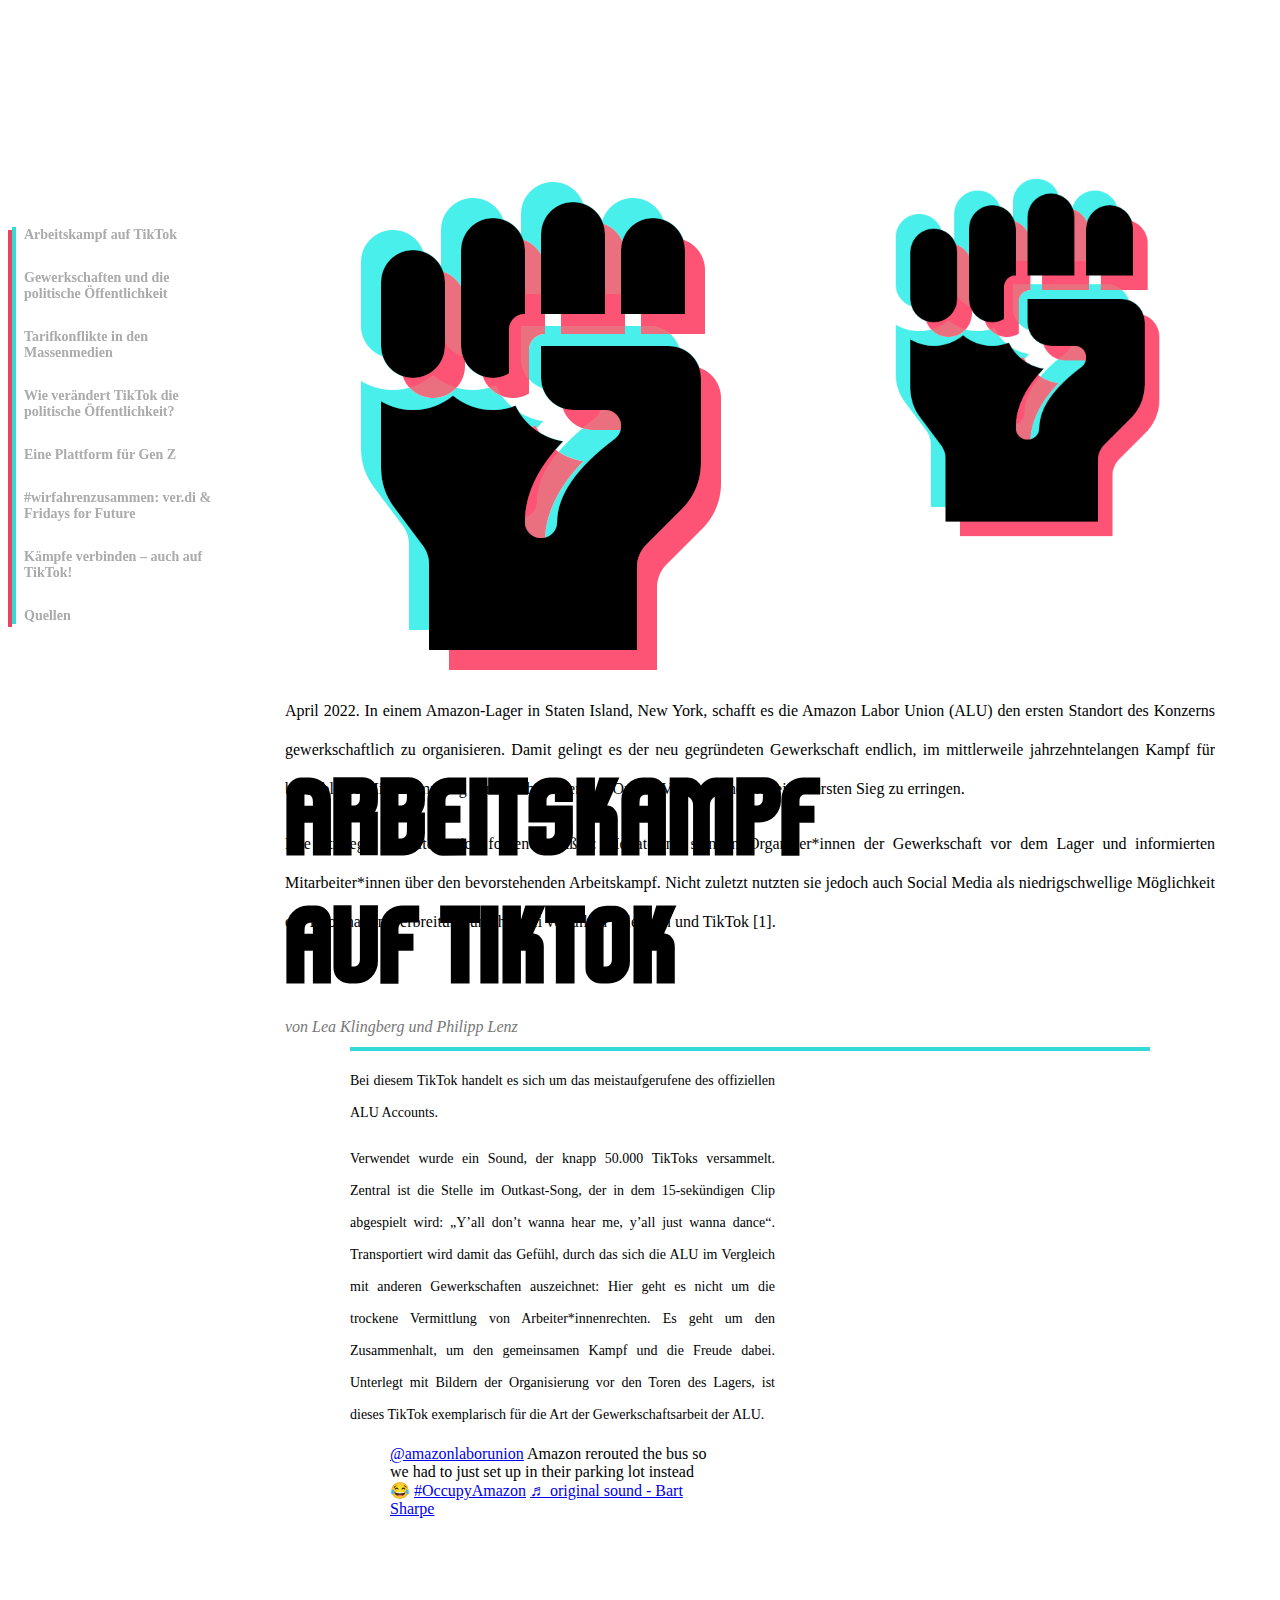
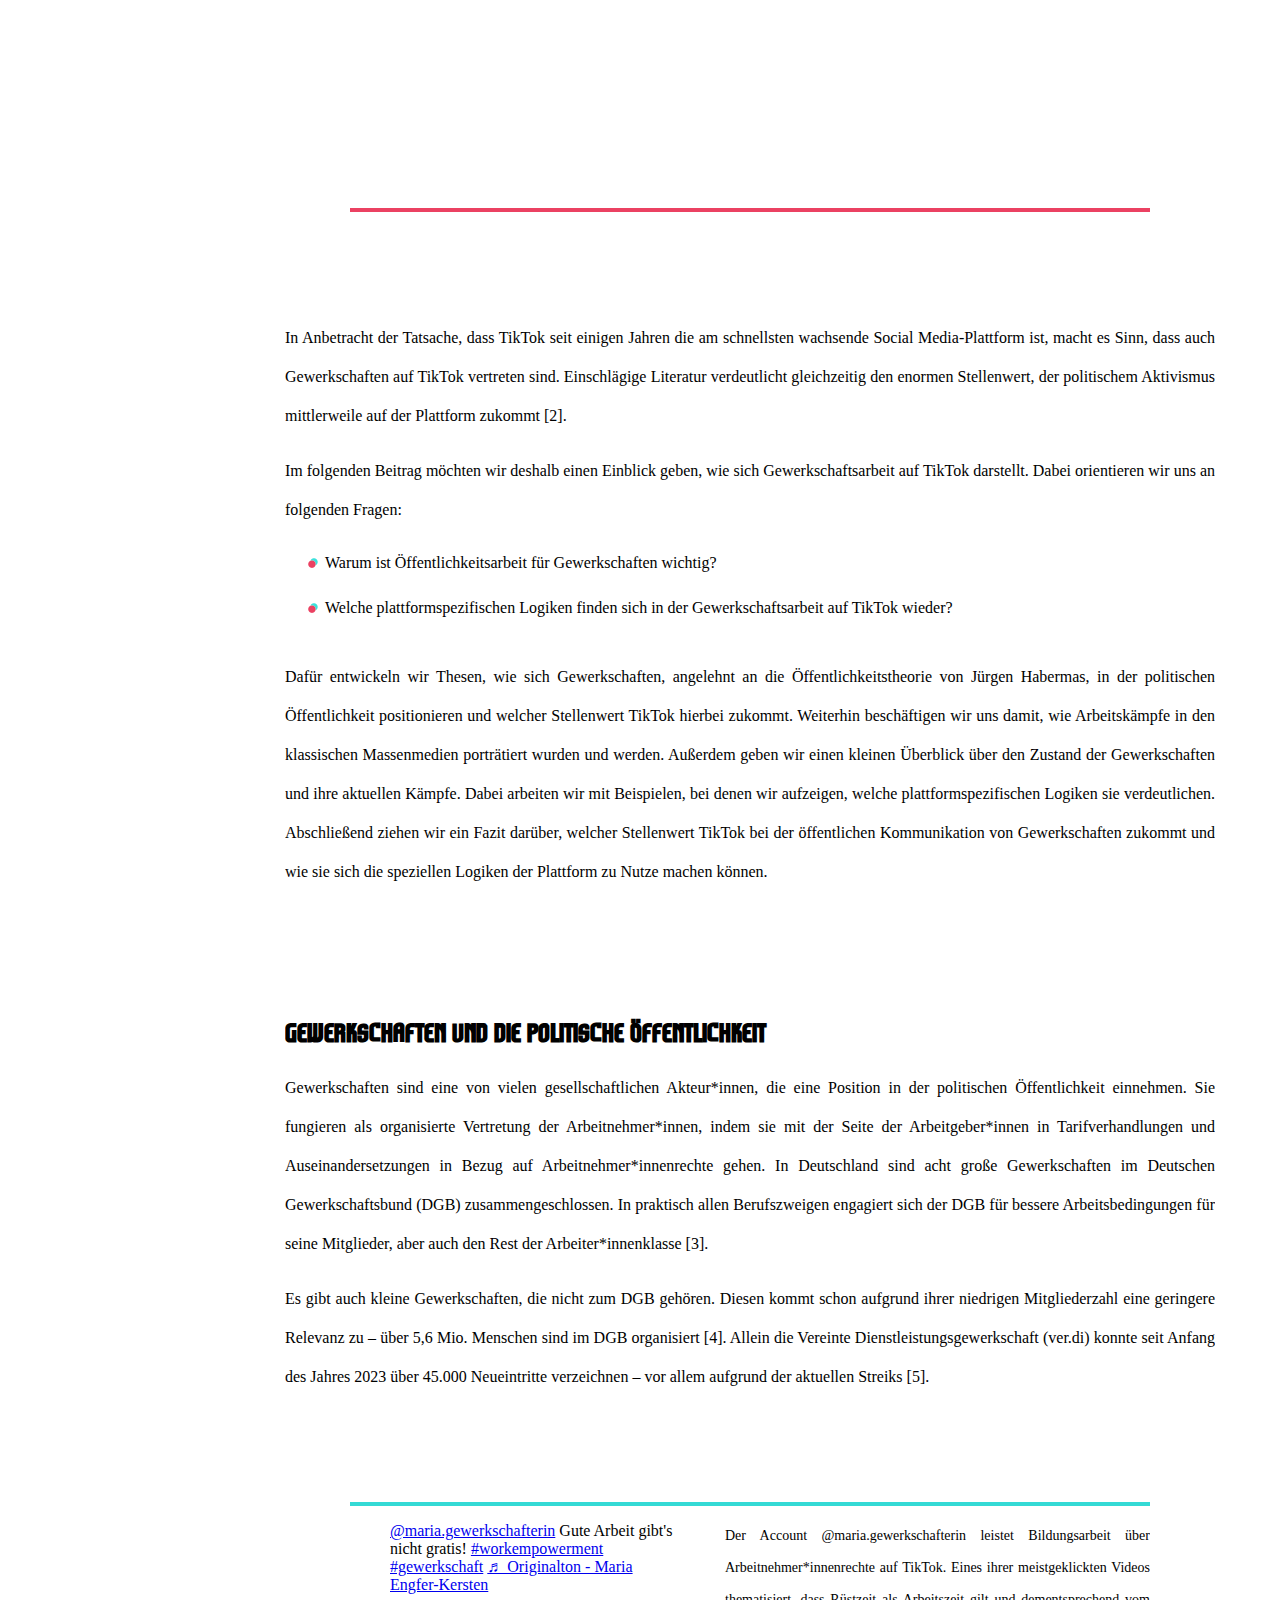
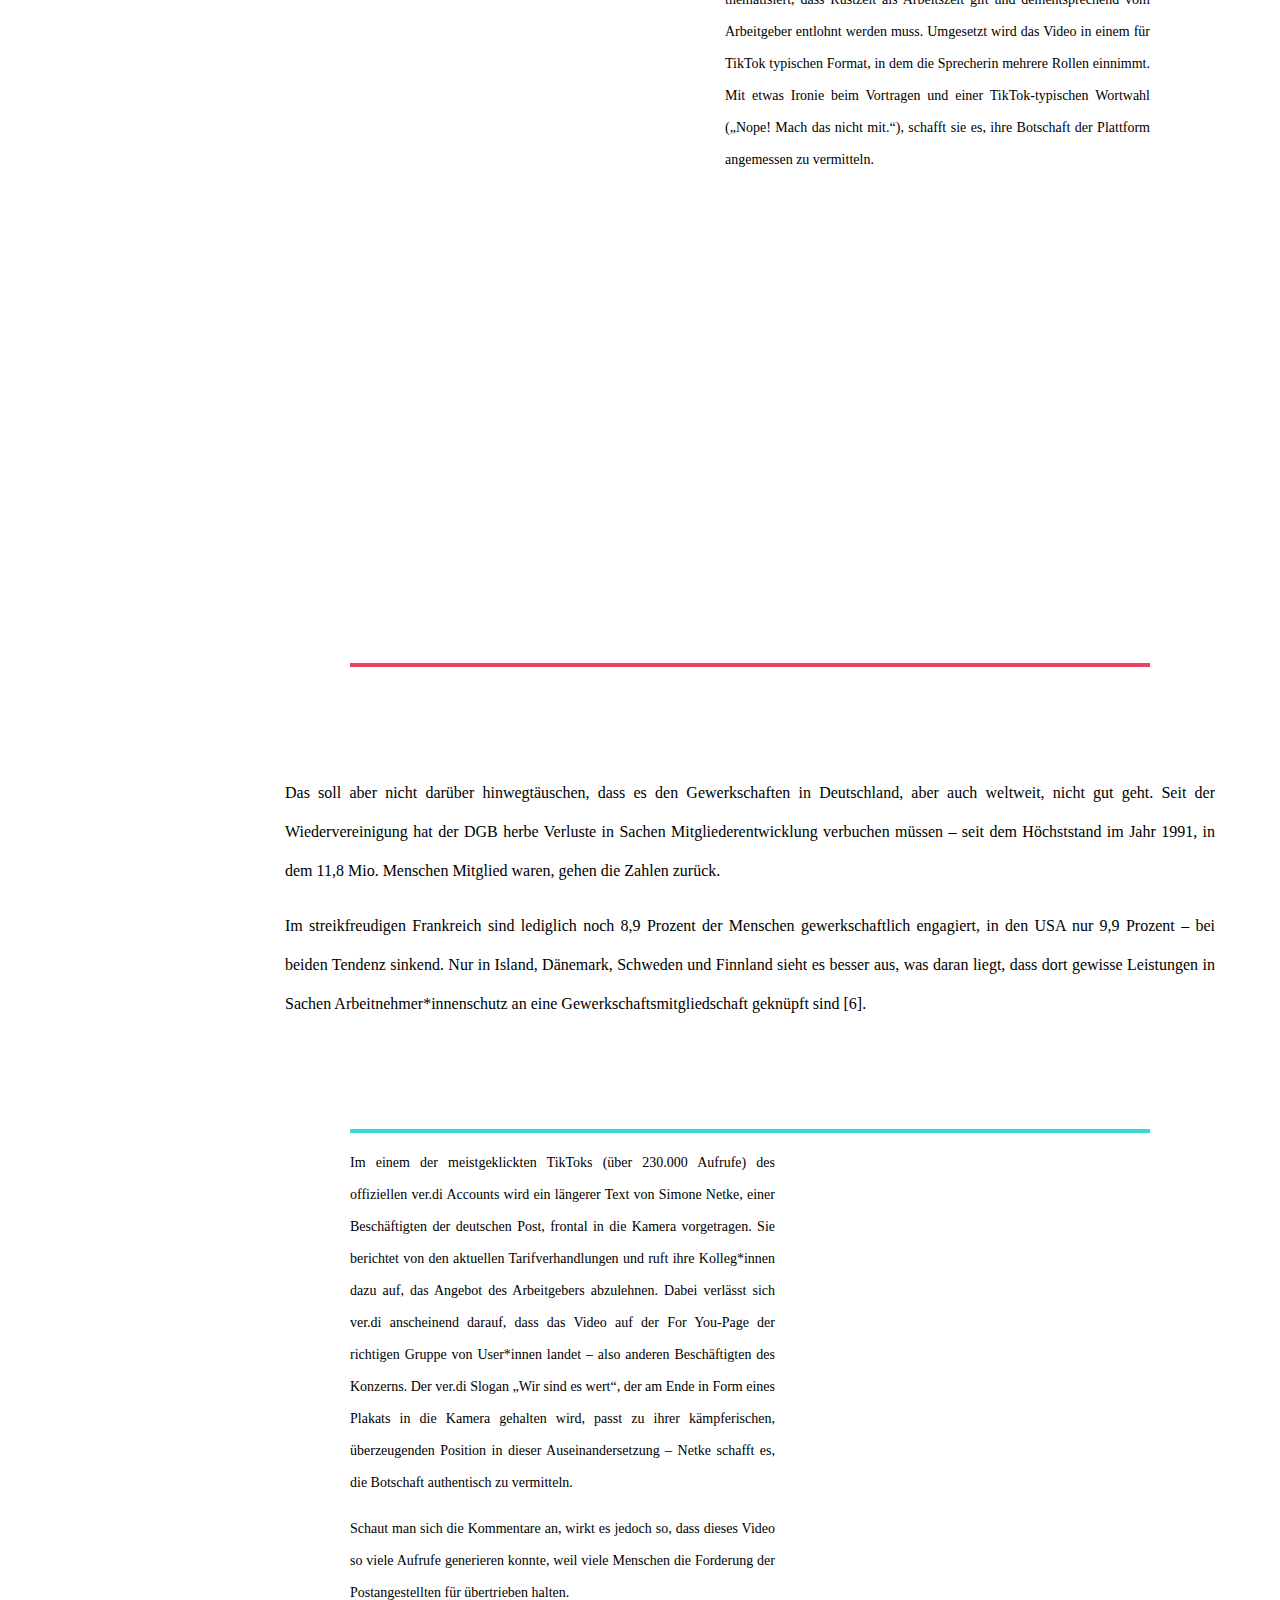
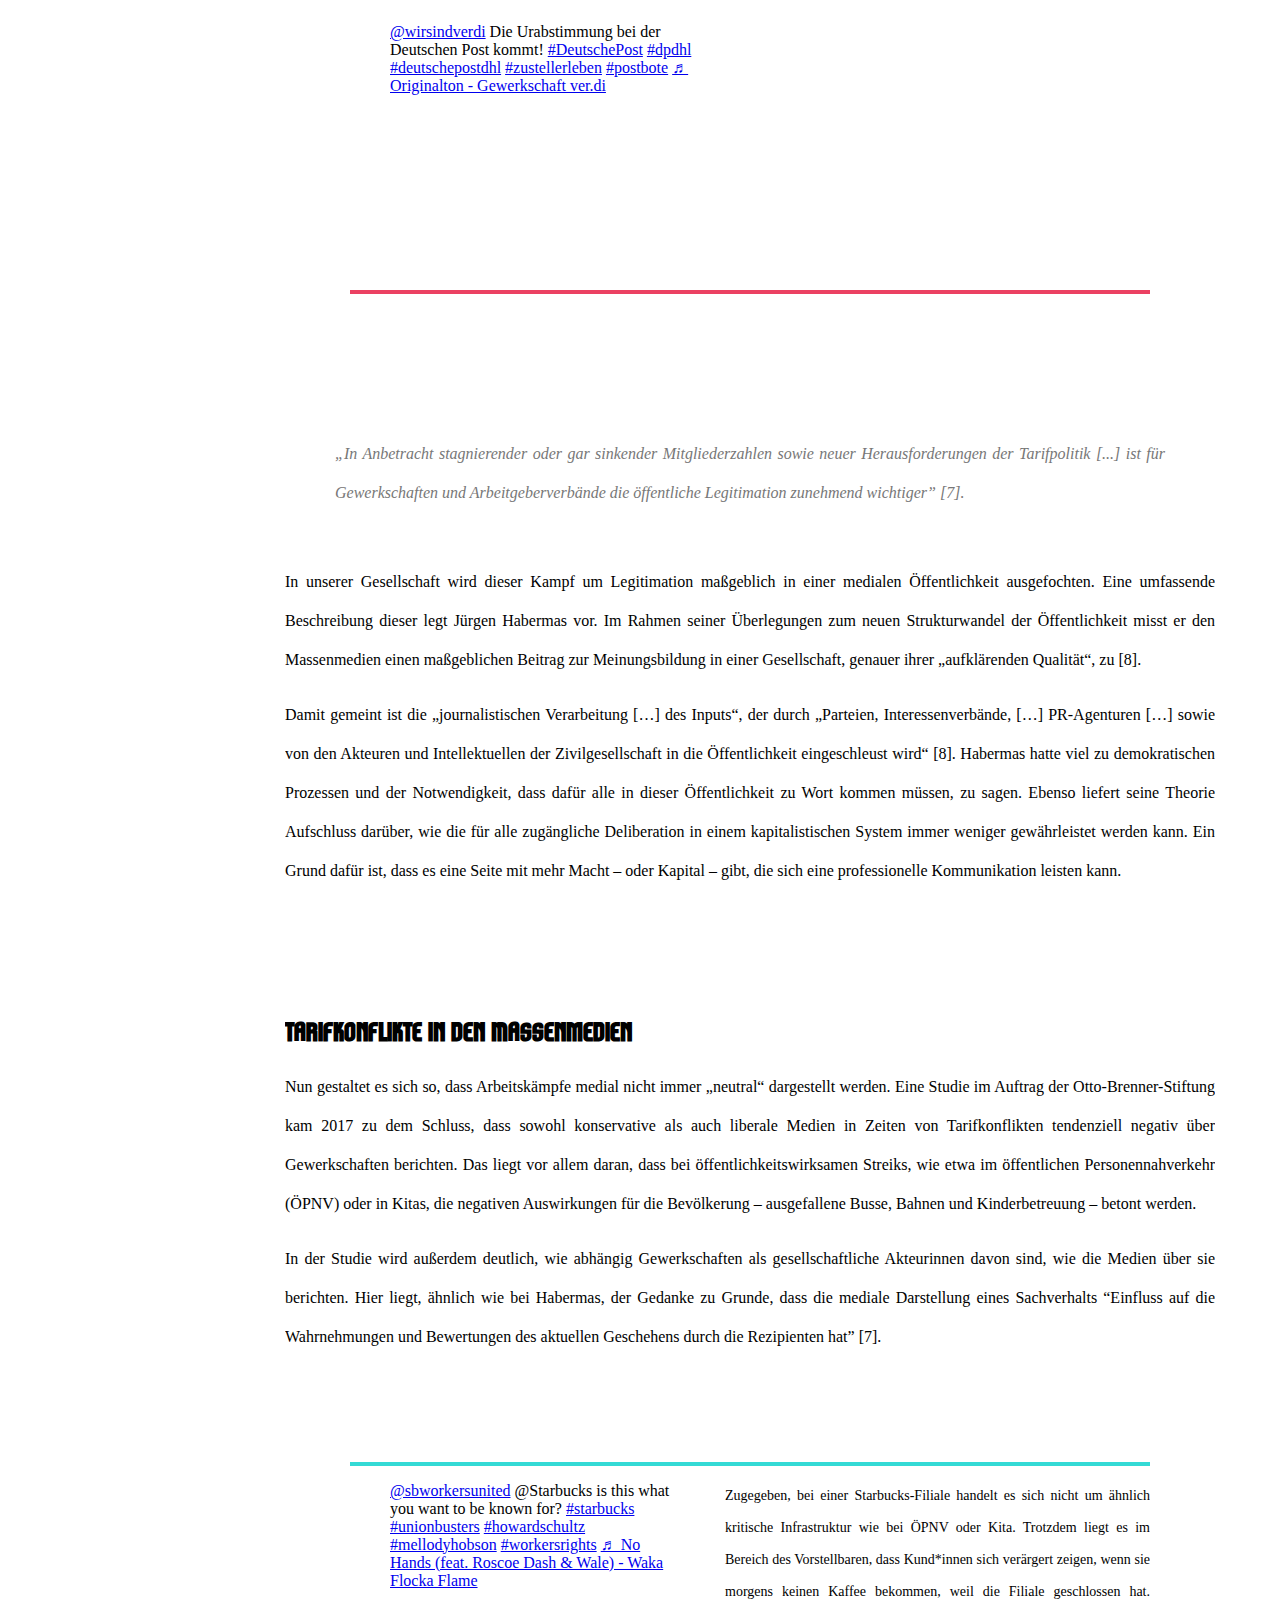
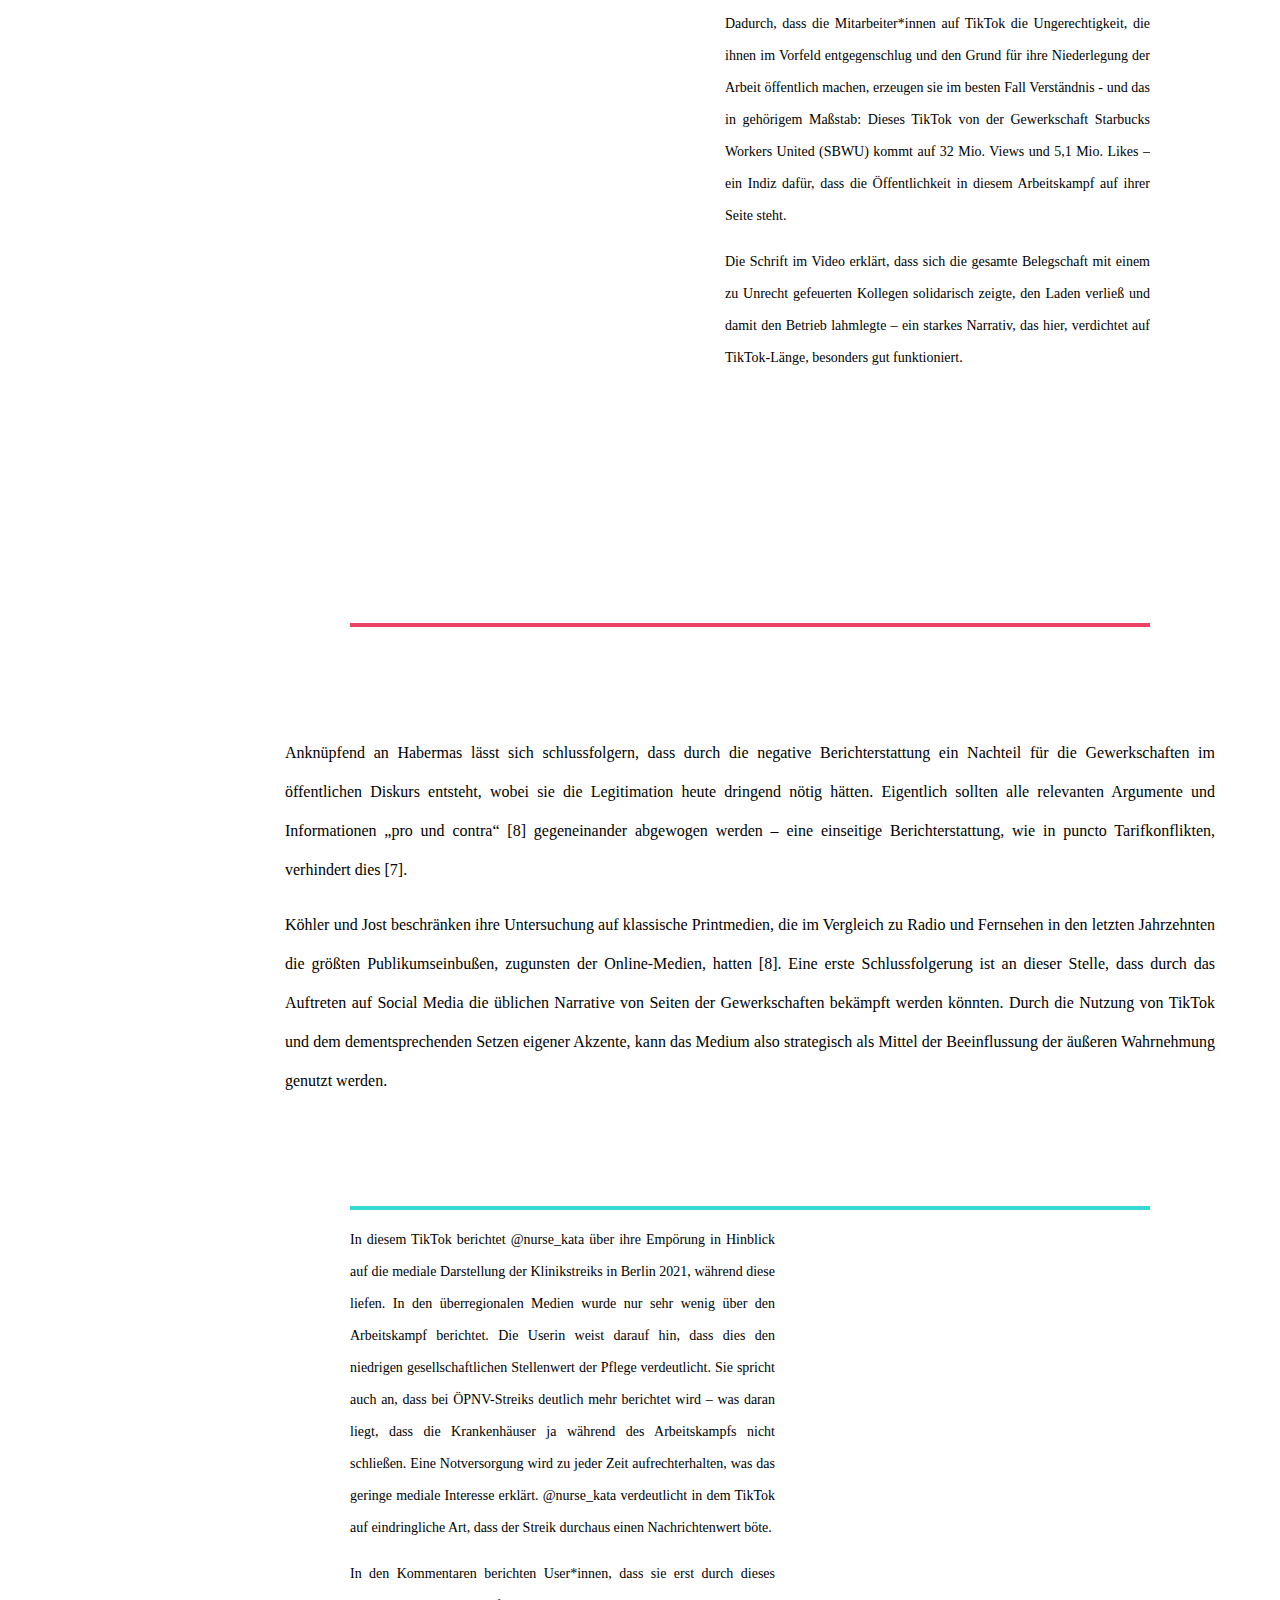
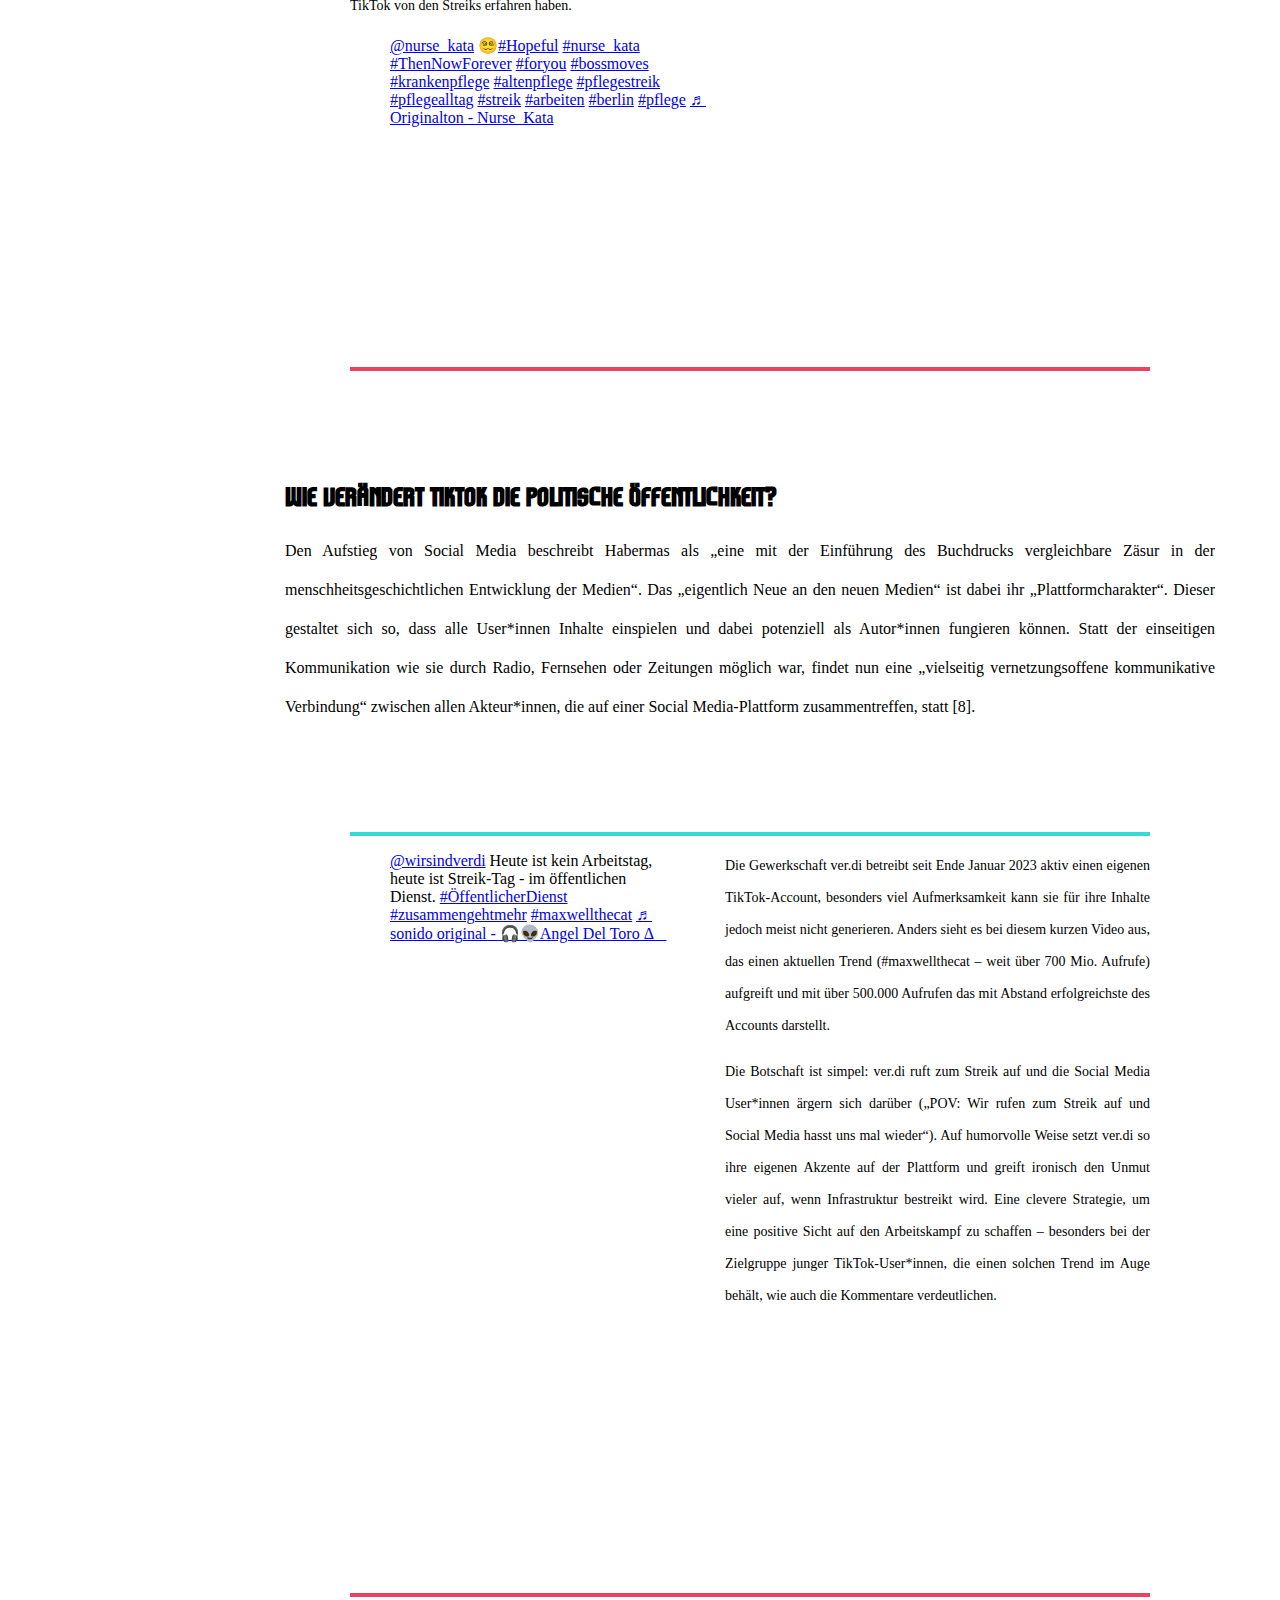
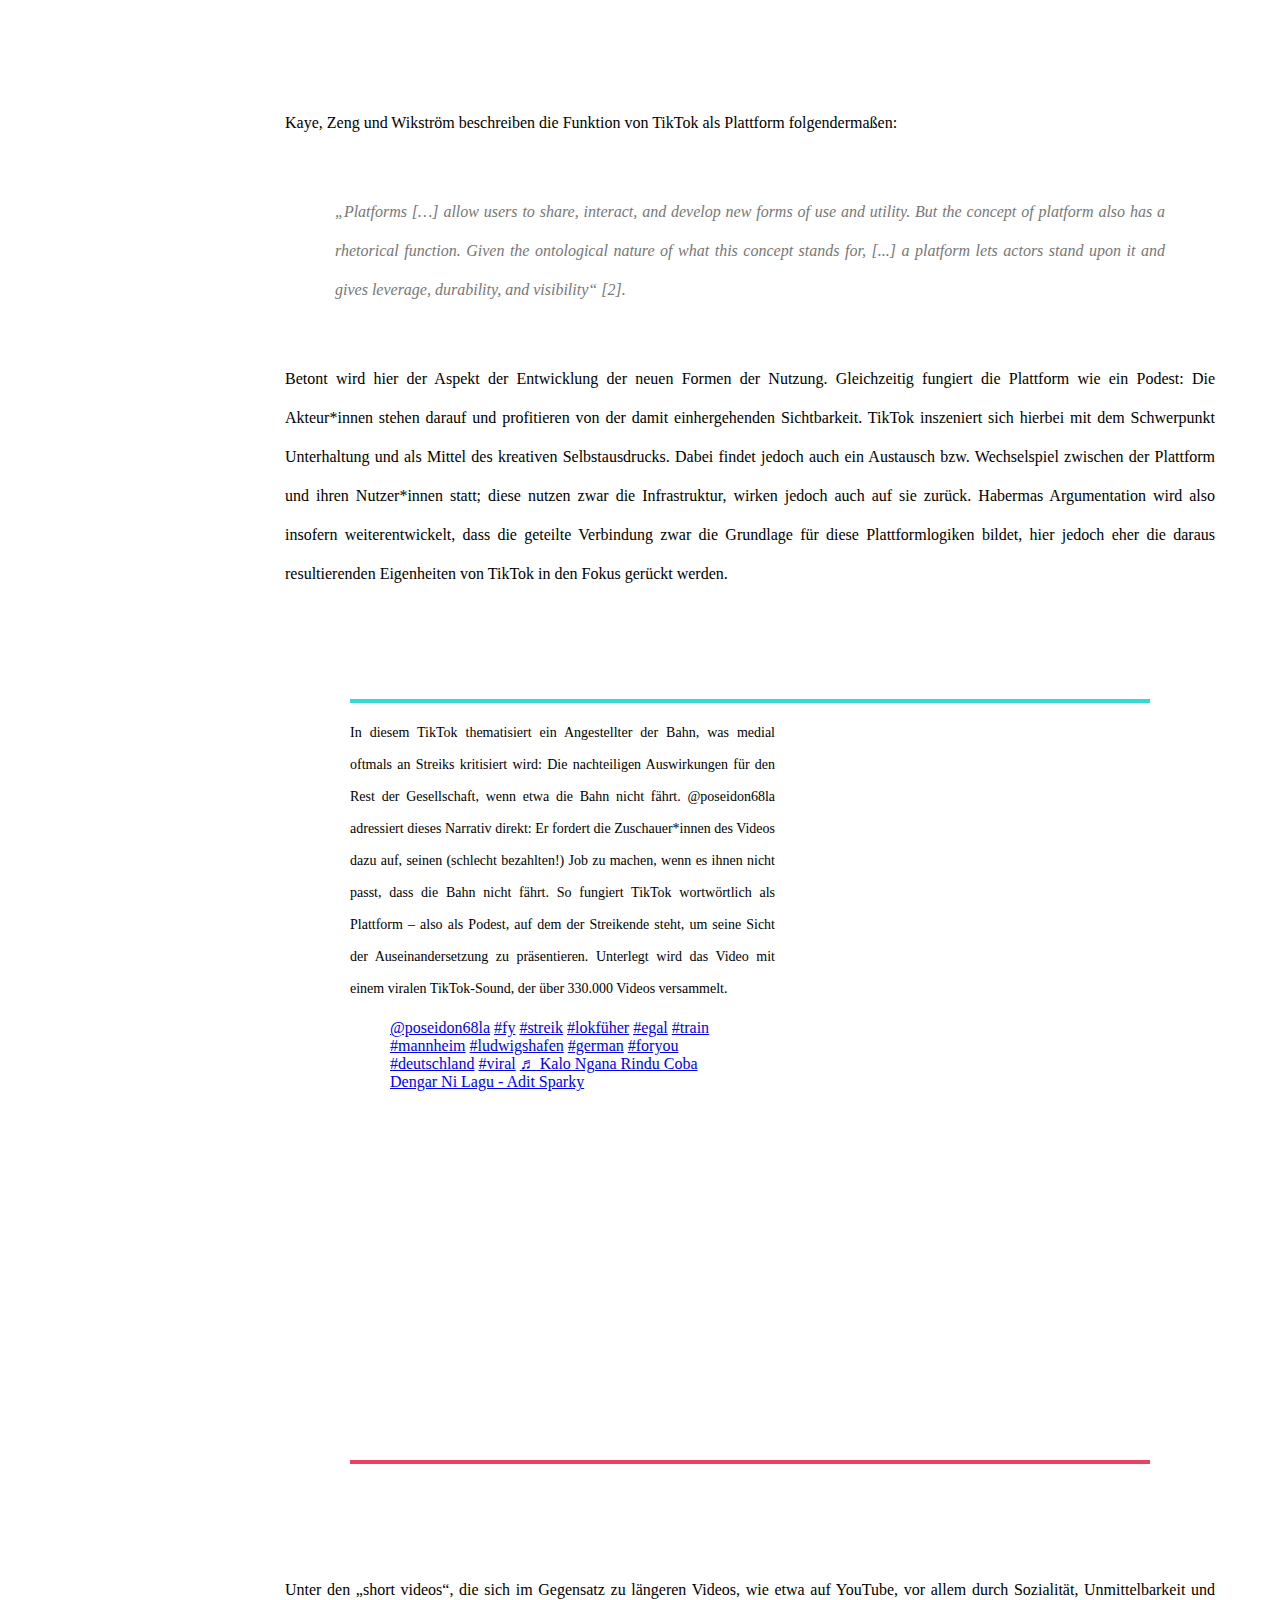
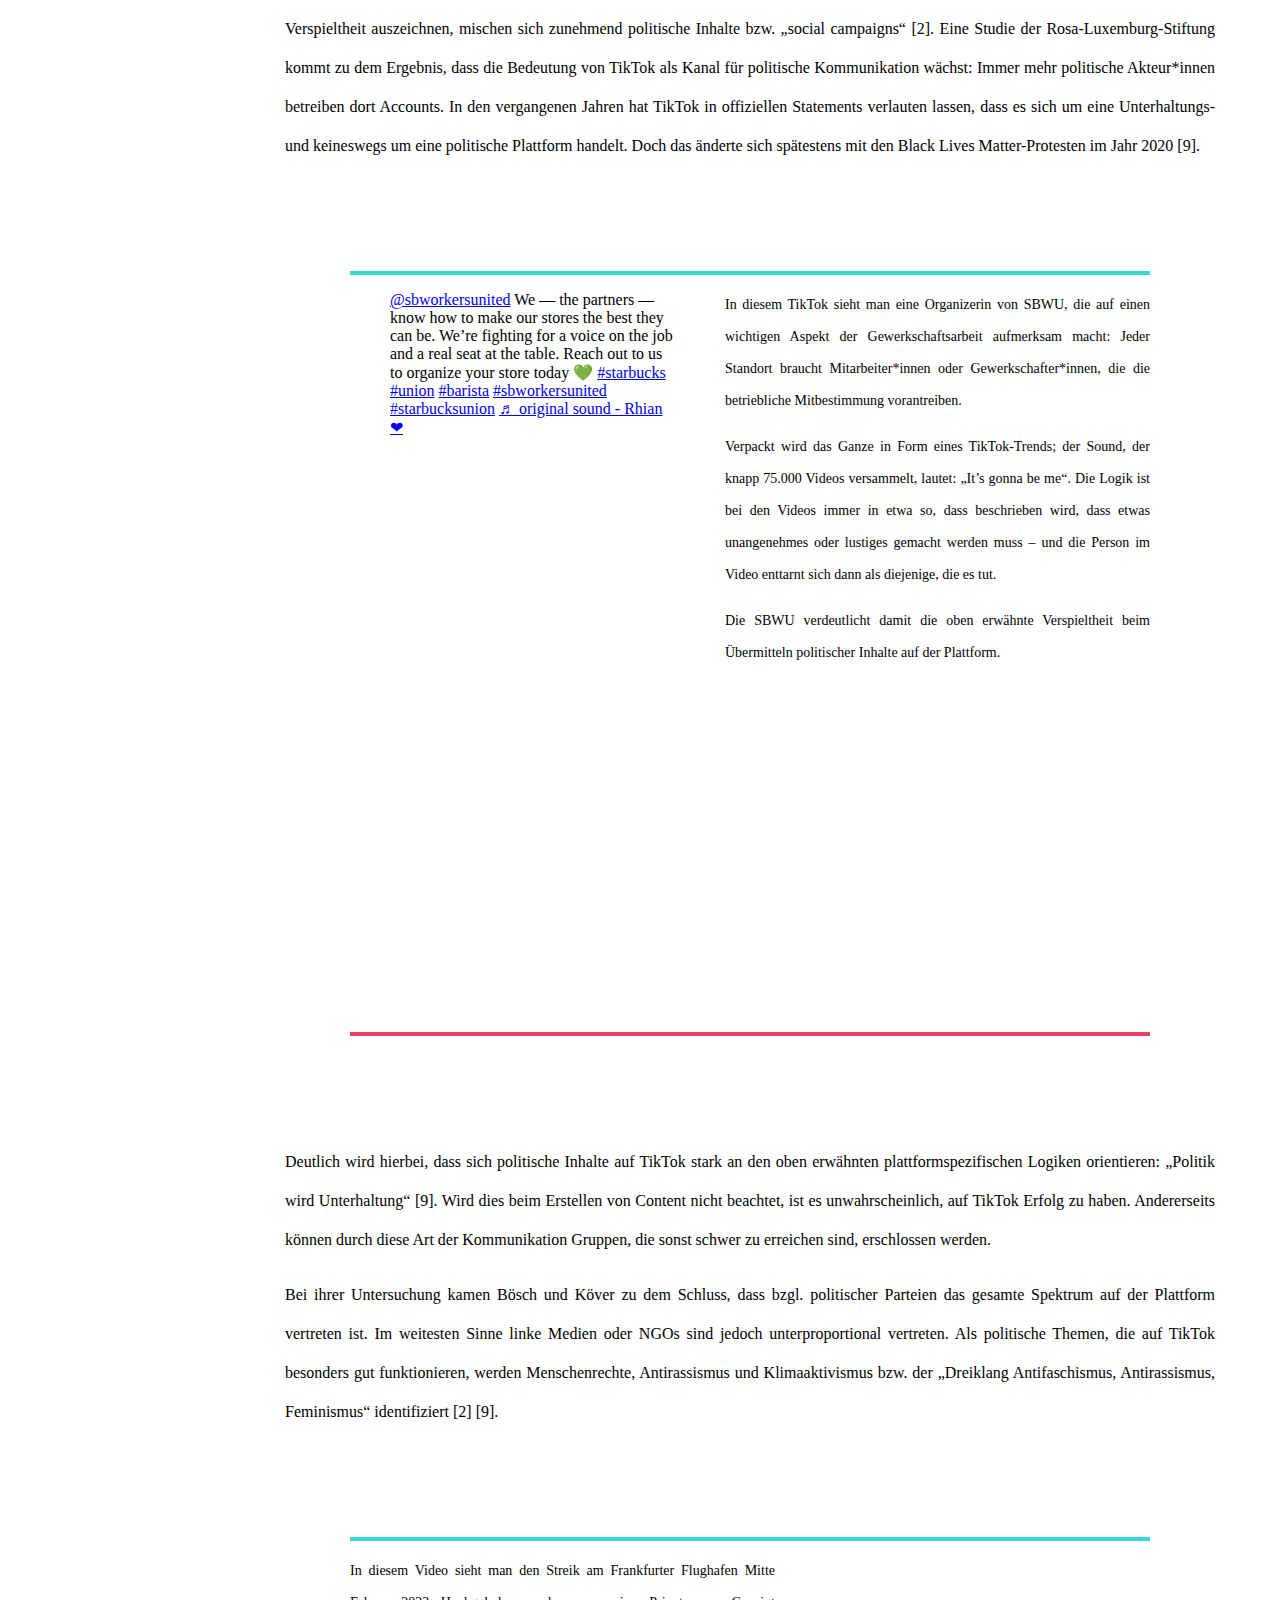
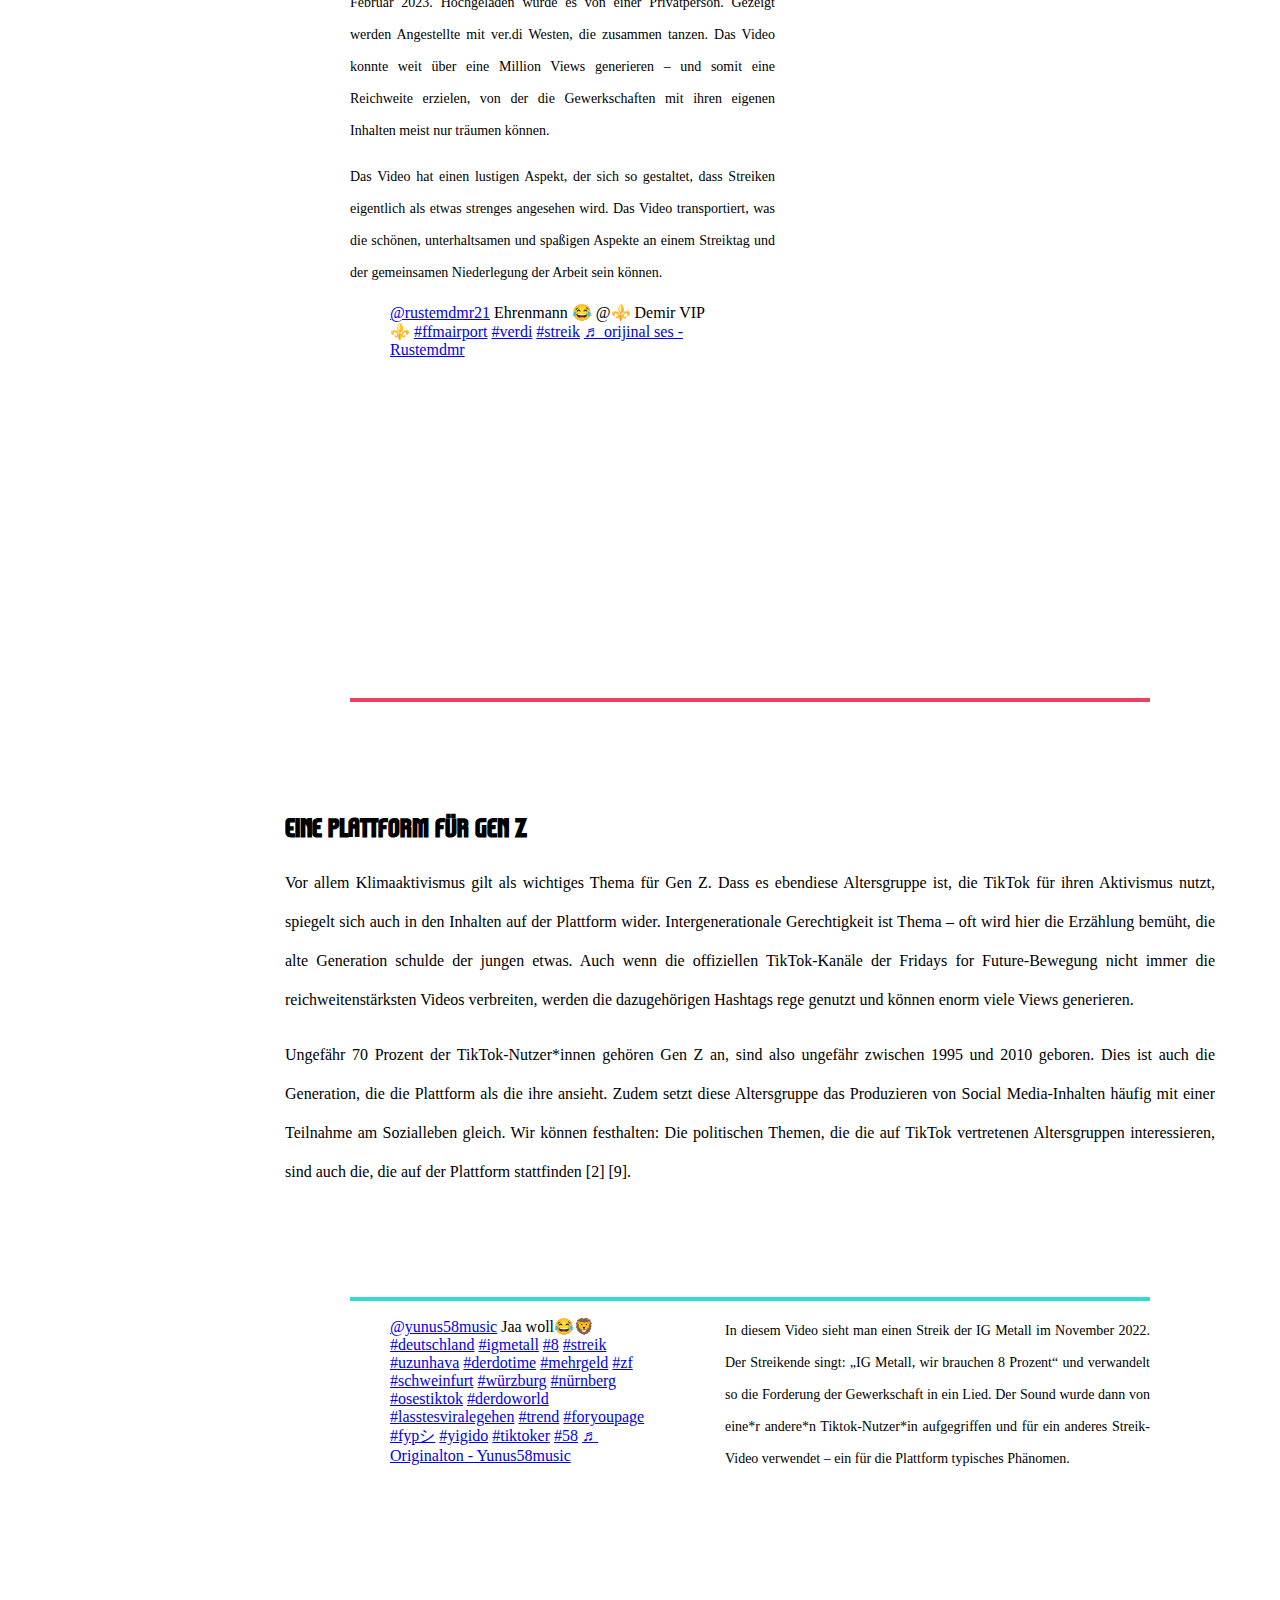
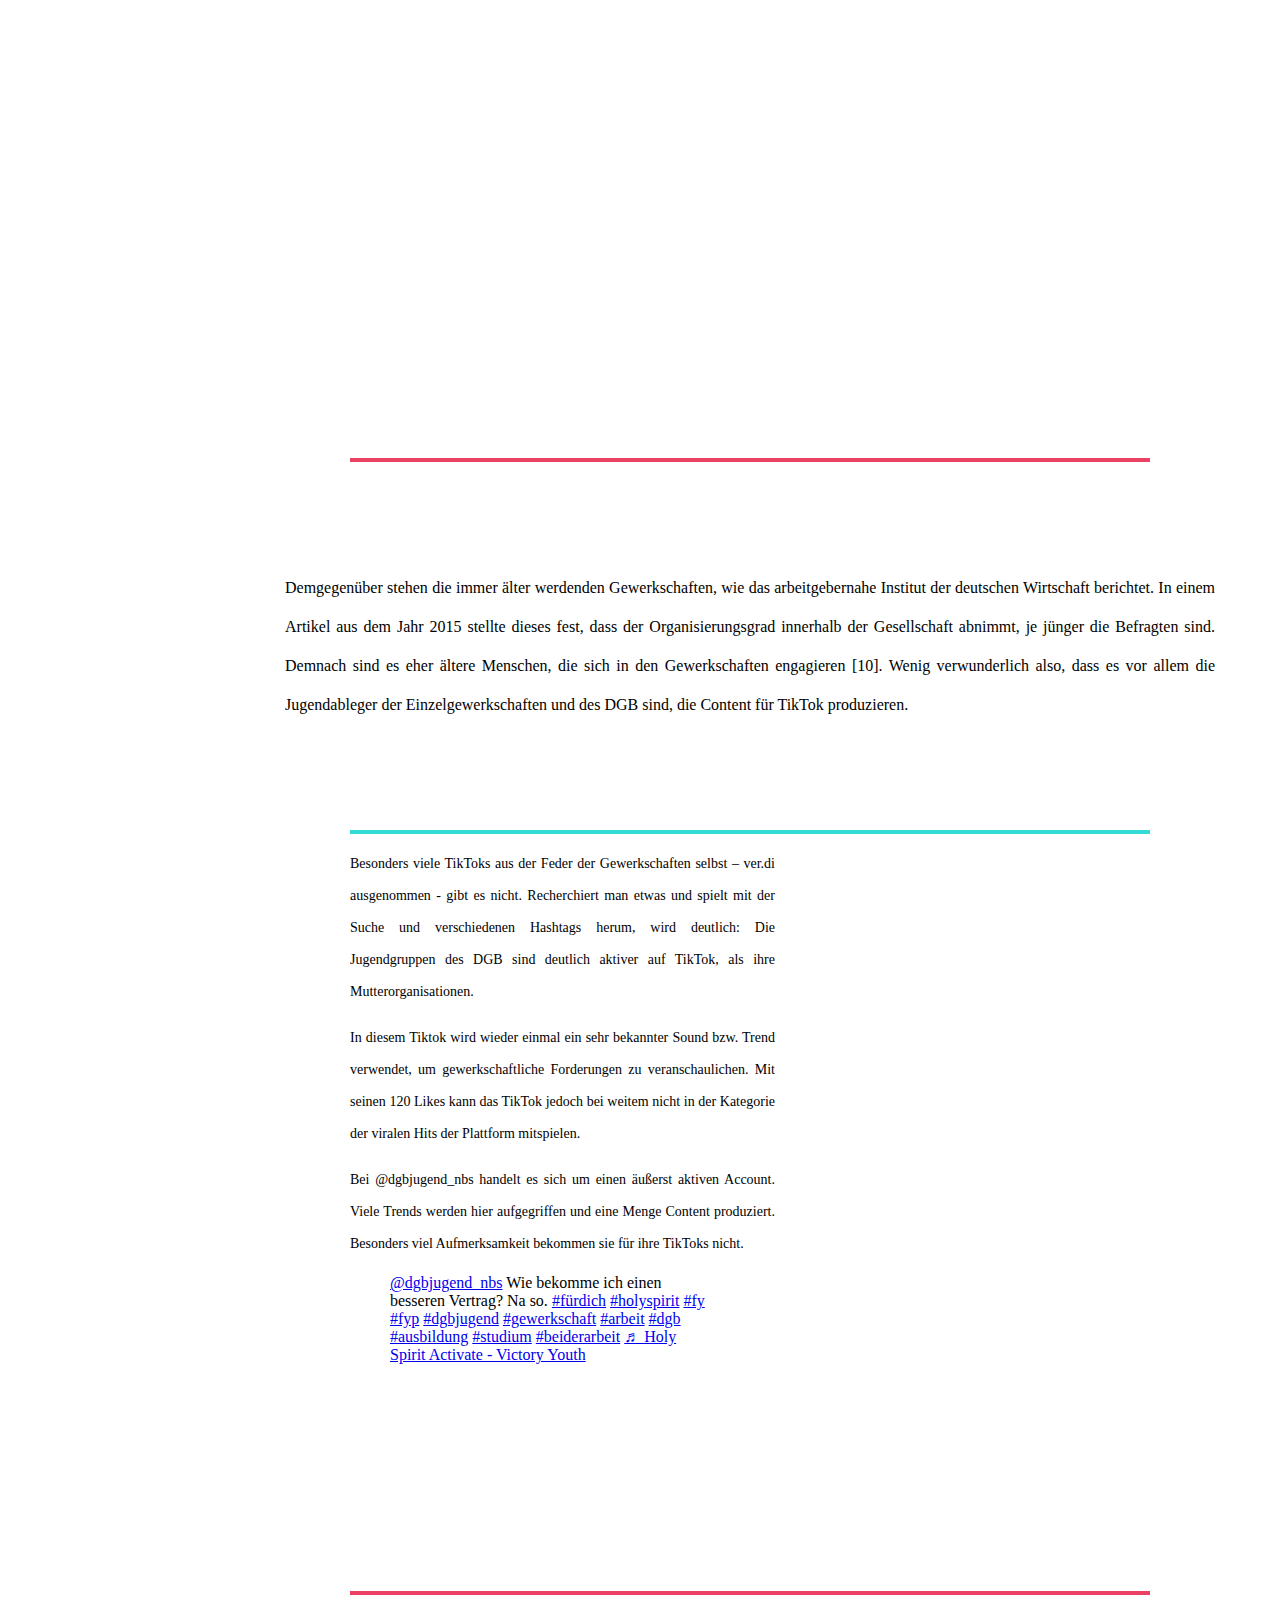
<file: index.html>
<!DOCTYPE html>

<html>
	<head>
		<title>Arbeitskampf auf TikTok</title>
		<link rel="stylesheet" href="style.css">
		<link rel="shortcut icon" type="image/x-icon" href="images/raise-hand.png">
	</head>
	<body>
		<nav class="navigation">
			<ul>
				<li class="einleitung active"><a href="#einleitung">Arbeitskampf auf TikTok</a></li>
				<li class="poloeff"><a href="#poloeff">Gewerkschaften und die politische Öffentlichkeit</a></li>
				<li class="tarifkonflikt"><a href="#tarifkonflikt">Tarifkonflikte in den Massenmedien</a></li>
				<li class="veranderung"><a href="#veranderung">Wie verändert TikTok die politische Öffentlichkeit? </a></li>
				<li class="genz"><a href="#genz">Eine Plattform für Gen Z</a></li>
				<li class="wirfahrenzsm"><a href="#wirfahrenzsm">#wirfahrenzusammen: ver.di & Fridays for Future</a></li>
				<li class="kaempfe"><a href="#kaempfe">Kämpfe verbinden – auch auf TikTok!</a></li>
				<li class="credits"><a href="#credits">Quellen</a></li>
			</ul>
		</nav>
		<div class="wrapper">
			<section class="section" id="einleitung" >
				<div class="header">
					<img class="logo" src="images/raise-hand.png">
					<h1>Arbeitskampf auf TikTok</h1>
					<p>von Lea Klingberg und Philipp Lenz</p>
				</div>
				<div class="block">
					<p>April 2022. In einem Amazon-Lager in Staten Island, New York, schafft es die Amazon Labor Union (ALU) den ersten Standort des Konzerns gewerkschaftlich zu organisieren. Damit gelingt es der neu gegründeten Gewerkschaft endlich, im mittlerweile jahrzehntelangen Kampf für betriebliche Mitbestimmung der Beschäftigten des Online-Versandhändlers, einen ersten Sieg zu erringen.</p>
					<p>Ihre Strategie gestaltete sich folgendermaßen: Monatelang standen Organizer*innen der Gewerkschaft vor dem Lager und informierten Mitarbeiter*innen über den bevorstehenden Arbeitskampf. Nicht zuletzt nutzten sie jedoch auch Social Media als niedrigschwellige Möglichkeit der Informationsverbreitung und hierbei vor allem Telegram und TikTok [1].</p>
				</div>
				<div class="block tokright">
					<div class="txtcontleft">
						<p>Bei diesem TikTok handelt es sich um das meistaufgerufene des offiziellen ALU Accounts.</p> 
						<p>Verwendet wurde ein Sound, der knapp 50.000 TikToks versammelt. Zentral ist die Stelle im Outkast-Song, der in dem 15-sekündigen Clip abgespielt wird: „Y’all don’t wanna hear me, y’all just wanna dance“. Transportiert wird damit das Gefühl, durch das sich die ALU im Vergleich mit anderen Gewerkschaften auszeichnet: Hier geht es nicht um die trockene Vermittlung von Arbeiter*innenrechten. Es geht um den Zusammenhalt, um den gemeinsamen Kampf und die Freude dabei. Unterlegt mit Bildern der Organisierung vor den Toren des Lagers, ist dieses TikTok exemplarisch für die Art der Gewerkschaftsarbeit der ALU.</p>
					</div>
					<blockquote class="tiktok-embed" cite="https://www.tiktok.com/@amazonlaborunion/video/7041726554287738117" data-video-id="7041726554287738117"> <section> <a target="_blank" title="@amazonlaborunion" href="https://www.tiktok.com/@amazonlaborunion?refer=embed">@amazonlaborunion</a> Amazon rerouted the bus so we had to just set up in their parking lot instead 😂 <a title="occupyamazon" target="_blank" href="https://www.tiktok.com/tag/occupyamazon?refer=embed">#OccupyAmazon</a> <a target="_blank" title="♬ original sound - Bart Sharpe" href="https://www.tiktok.com/music/original-sound-7014242012857977605?refer=embed">♬ original sound - Bart Sharpe</a> </section> </blockquote> <script async src="https://www.tiktok.com/embed.js"></script>
				</div>
				<div class="block">
					<p>In Anbetracht der Tatsache, dass TikTok seit einigen Jahren die am schnellsten wachsende Social Media-Plattform ist, macht es Sinn, dass auch Gewerkschaften auf TikTok vertreten sind. Einschlägige Literatur verdeutlicht gleichzeitig den enormen Stellenwert, der politischem Aktivismus mittlerweile auf der Plattform zukommt [2]. </p>
					<p>Im folgenden Beitrag möchten wir deshalb einen Einblick geben, wie sich Gewerkschaftsarbeit auf TikTok darstellt. Dabei orientieren wir uns an folgenden Fragen: </p>
					<ul>
						<li>Warum ist Öffentlichkeitsarbeit für Gewerkschaften wichtig?</li>
						<li>Welche plattformspezifischen Logiken finden sich in der Gewerkschaftsarbeit auf TikTok wieder? </li>
					</ul>
					<p>Dafür entwickeln wir Thesen, wie sich Gewerkschaften, angelehnt an die Öffentlichkeitstheorie von Jürgen Habermas, in der politischen Öffentlichkeit positionieren und welcher Stellenwert TikTok hierbei zukommt. Weiterhin beschäftigen wir uns damit, wie Arbeitskämpfe in den klassischen Massenmedien porträtiert wurden und werden. Außerdem geben wir einen kleinen Überblick über den Zustand der Gewerkschaften und ihre aktuellen Kämpfe. Dabei arbeiten wir mit Beispielen, bei denen wir aufzeigen, welche plattformspezifischen Logiken sie verdeutlichen. Abschließend ziehen wir ein Fazit darüber, welcher Stellenwert TikTok bei der öffentlichen Kommunikation von Gewerkschaften zukommt und wie sie sich die speziellen Logiken der Plattform zu Nutze machen können.</p>
				</div>
			</section>
			<section class="section" id="poloeff" >
				<div class="block">
					<h2>Gewerkschaften und die politische Öffentlichkeit</h2>
					<p>Gewerkschaften sind eine von vielen gesellschaftlichen Akteur*innen, die eine Position in der politischen Öffentlichkeit einnehmen. Sie fungieren als organisierte Vertretung der Arbeitnehmer*innen, indem sie mit der Seite der Arbeitgeber*innen in Tarifverhandlungen und Auseinandersetzungen in Bezug auf Arbeitnehmer*innenrechte gehen. In Deutschland sind acht große Gewerkschaften im Deutschen Gewerkschaftsbund (DGB) zusammengeschlossen. In praktisch allen Berufszweigen engagiert sich der DGB für bessere Arbeitsbedingungen für seine Mitglieder, aber auch den Rest der Arbeiter*innenklasse [3]. </p>
					<p>Es gibt auch kleine Gewerkschaften, die nicht zum DGB gehören. Diesen kommt schon aufgrund ihrer niedrigen Mitgliederzahl eine geringere Relevanz zu – über 5,6 Mio. Menschen sind im DGB organisiert [4]. Allein die Vereinte Dienstleistungsgewerkschaft (ver.di) konnte seit Anfang des Jahres 2023 über 45.000 Neueintritte verzeichnen – vor allem aufgrund der aktuellen Streiks [5].</p>
				</div>
				<div class="block tokleft">				
					<div class="txtcontright">
						<p>Der Account @maria.gewerkschafterin leistet Bildungsarbeit über Arbeitnehmer*innenrechte auf TikTok. Eines ihrer meistgeklickten Videos thematisiert, dass Rüstzeit als Arbeitszeit gilt und dementsprechend vom Arbeitgeber entlohnt werden muss. Umgesetzt wird das Video in einem für TikTok typischen Format, in dem die Sprecherin mehrere Rollen einnimmt. Mit etwas Ironie beim Vortragen und einer TikTok-typischen Wortwahl („Nope! Mach das nicht mit.“), schafft sie es, ihre Botschaft der Plattform angemessen zu vermitteln.</p>
					</div>
					<blockquote class="tiktok-embed" cite="https://www.tiktok.com/@maria.gewerkschafterin/video/6971376139864378629" data-video-id="6971376139864378629" > <section> <a target="_blank" title="@maria.gewerkschafterin" href="https://www.tiktok.com/@maria.gewerkschafterin?refer=embed">@maria.gewerkschafterin</a> Gute Arbeit gibt&#39;s nicht gratis! <a title="workempowerment" target="_blank" href="https://www.tiktok.com/tag/workempowerment?refer=embed">#workempowerment</a> <a title="gewerkschaft" target="_blank" href="https://www.tiktok.com/tag/gewerkschaft?refer=embed">#gewerkschaft</a> <a target="_blank" title="♬ Originalton - Maria Engfer-Kersten" href="https://www.tiktok.com/music/Originalton-6971375833474714374?refer=embed">♬ Originalton - Maria Engfer-Kersten</a> </section> </blockquote> <script async src="https://www.tiktok.com/embed.js"></script>
				</div>
				<div class="block">
					<p>Das soll aber nicht darüber hinwegtäuschen, dass es den Gewerkschaften in Deutschland, aber auch weltweit, nicht gut geht. Seit der Wiedervereinigung hat der DGB herbe Verluste in Sachen Mitgliederentwicklung verbuchen müssen – seit dem Höchststand im Jahr 1991, in dem 11,8 Mio. Menschen Mitglied waren, gehen die Zahlen zurück. </p>
					<p>Im streikfreudigen Frankreich sind lediglich noch 8,9 Prozent der Menschen gewerkschaftlich engagiert, in den USA nur 9,9 Prozent – bei beiden Tendenz sinkend. Nur in Island, Dänemark, Schweden und Finnland sieht es besser aus, was daran liegt, dass dort gewisse Leistungen in Sachen Arbeitnehmer*innenschutz an eine Gewerkschaftsmitgliedschaft geknüpft sind [6].</p>
				</div>
				<div class="block tokright">
					<div class="txtcontleft">
						<p>Im einem der meistgeklickten TikToks (über 230.000 Aufrufe) des offiziellen ver.di Accounts wird ein längerer Text von Simone Netke, einer Beschäftigten der deutschen Post, frontal in die Kamera vorgetragen. Sie berichtet von den aktuellen Tarifverhandlungen und ruft ihre Kolleg*innen dazu auf, das Angebot des Arbeitgebers abzulehnen. Dabei verlässt sich ver.di anscheinend darauf, dass das Video auf der For You-Page der richtigen Gruppe von User*innen landet – also anderen Beschäftigten des Konzerns. Der ver.di Slogan „Wir sind es wert“, der am Ende in Form eines Plakats in die Kamera gehalten wird, passt zu ihrer kämpferischen, überzeugenden Position in dieser Auseinandersetzung – Netke schafft es, die Botschaft authentisch zu vermitteln. </p>
						<p>Schaut man sich die Kommentare an, wirkt es jedoch so, dass dieses Video so viele Aufrufe generieren konnte, weil viele Menschen die Forderung der Postangestellten für übertrieben halten.</p>
					</div>
					<blockquote class="tiktok-embed" cite="https://www.tiktok.com/@wirsindverdi/video/7200735811992685829" data-video-id="7200735811992685829"> <section> <a target="_blank" title="@wirsindverdi" href="https://www.tiktok.com/@wirsindverdi?refer=embed">@wirsindverdi</a> Die Urabstimmung bei der Deutschen Post kommt! <a title="deutschepost" target="_blank" href="https://www.tiktok.com/tag/deutschepost?refer=embed">#DeutschePost</a> <a title="dpdhl" target="_blank" href="https://www.tiktok.com/tag/dpdhl?refer=embed">#dpdhl</a> <a title="deutschepostdhl" target="_blank" href="https://www.tiktok.com/tag/deutschepostdhl?refer=embed">#deutschepostdhl</a> <a title="zustellerleben" target="_blank" href="https://www.tiktok.com/tag/zustellerleben?refer=embed">#zustellerleben</a> <a title="postbote" target="_blank" href="https://www.tiktok.com/tag/postbote?refer=embed">#postbote</a> <a target="_blank" title="♬ Originalton - Gewerkschaft ver.di" href="https://www.tiktok.com/music/Originalton-7200735869358148358?refer=embed">♬ Originalton - Gewerkschaft ver.di</a> </section> </blockquote> <script async src="https://www.tiktok.com/embed.js"></script>
				</div>
				<div class="block">
					<p class="zitat">„In Anbetracht stagnierender oder gar sinkender Mitgliederzahlen sowie neuer Herausforderungen der Tarifpolitik [...] ist für Gewerkschaften und Arbeitgeberverbände die öffentliche Legitimation zunehmend wichtiger” [7]. </p>
					<p>In unserer Gesellschaft wird dieser Kampf um Legitimation maßgeblich in einer medialen Öffentlichkeit ausgefochten. Eine umfassende Beschreibung dieser legt Jürgen Habermas vor. Im Rahmen seiner Überlegungen zum neuen Strukturwandel der Öffentlichkeit misst er den Massenmedien einen maßgeblichen Beitrag zur Meinungsbildung in einer Gesellschaft, genauer ihrer „aufklärenden Qualität“, zu [8]. </p>
					<p>Damit gemeint ist die „journalistischen Verarbeitung […] des Inputs“, der durch „Parteien, Interessenverbände, […] PR-Agenturen […] sowie von den Akteuren und Intellektuellen der Zivilgesellschaft in die Öffentlichkeit eingeschleust wird“ [8]. Habermas hatte viel zu demokratischen Prozessen und der Notwendigkeit, dass dafür alle in dieser Öffentlichkeit zu Wort kommen müssen, zu sagen. Ebenso liefert seine Theorie Aufschluss darüber, wie die für alle zugängliche Deliberation in einem kapitalistischen System immer weniger gewährleistet werden kann. Ein Grund dafür ist, dass es eine Seite mit mehr Macht – oder Kapital – gibt, die sich eine professionelle Kommunikation leisten kann.</p>
				</div>
			</section>
			<section class="section" id="tarifkonflikt">
				<div class="block">
					<h2>Tarifkonflikte in den Massenmedien</h2>
					<p>Nun gestaltet es sich so, dass Arbeitskämpfe medial nicht immer „neutral“ dargestellt werden. Eine Studie im Auftrag der Otto-Brenner-Stiftung kam 2017 zu dem Schluss, dass sowohl konservative als auch liberale Medien in Zeiten von Tarifkonflikten tendenziell negativ über Gewerkschaften berichten. Das liegt vor allem daran, dass bei öffentlichkeitswirksamen Streiks, wie etwa im öffentlichen Personennahverkehr (ÖPNV) oder in Kitas, die negativen Auswirkungen für die Bevölkerung – ausgefallene Busse, Bahnen und Kinderbetreuung – betont werden. </p>
					<p>In der Studie wird außerdem deutlich, wie abhängig Gewerkschaften als gesellschaftliche Akteurinnen davon sind, wie die Medien über sie berichten. Hier liegt, ähnlich wie bei Habermas, der Gedanke zu Grunde, dass die mediale Darstellung eines Sachverhalts “Einfluss auf die Wahrnehmungen und Bewertungen des aktuellen Geschehens durch die Rezipienten hat” [7].</p>
				</div>
				<div class="block tokleft">
					<div class="txtcontright">
						<p>Zugegeben, bei einer Starbucks-Filiale handelt es sich nicht um ähnlich kritische Infrastruktur wie bei ÖPNV oder Kita. Trotzdem liegt es im Bereich des Vorstellbaren, dass Kund*innen sich verärgert zeigen, wenn sie morgens keinen Kaffee bekommen, weil die Filiale geschlossen hat. Dadurch, dass die Mitarbeiter*innen auf TikTok die Ungerechtigkeit, die ihnen im Vorfeld entgegenschlug und den Grund für ihre Niederlegung der Arbeit öffentlich machen, erzeugen sie im besten Fall Verständnis - und das in gehörigem Maßstab: Dieses TikTok von der Gewerkschaft Starbucks Workers United (SBWU) kommt auf 32 Mio. Views und 5,1 Mio. Likes – ein Indiz dafür, dass die Öffentlichkeit in diesem Arbeitskampf auf ihrer Seite steht.</p>
						<p>Die Schrift im Video erklärt, dass sich die gesamte Belegschaft mit einem zu Unrecht gefeuerten Kollegen solidarisch zeigte, den Laden verließ und damit den Betrieb lahmlegte – ein starkes Narrativ, das hier, verdichtet auf TikTok-Länge, besonders gut funktioniert.</p>
					</div>
					<blockquote class="tiktok-embed" cite="https://www.tiktok.com/@sbworkersunited/video/7129482083138817322" data-video-id="7129482083138817322" > <section> <a target="_blank" title="@sbworkersunited" href="https://www.tiktok.com/@sbworkersunited?refer=embed">@sbworkersunited</a> @Starbucks is this what you want to be known for? <a title="starbucks" target="_blank" href="https://www.tiktok.com/tag/starbucks?refer=embed">#starbucks</a> <a title="unionbusters" target="_blank" href="https://www.tiktok.com/tag/unionbusters?refer=embed">#unionbusters</a> <a title="howardschultz" target="_blank" href="https://www.tiktok.com/tag/howardschultz?refer=embed">#howardschultz</a> <a title="mellodyhobson" target="_blank" href="https://www.tiktok.com/tag/mellodyhobson?refer=embed">#mellodyhobson</a> <a title="workersrights" target="_blank" href="https://www.tiktok.com/tag/workersrights?refer=embed">#workersrights</a> <a target="_blank" title="♬ No Hands (feat. Roscoe Dash &#38; Wale) - Waka Flocka Flame" href="https://www.tiktok.com/music/No-Hands-feat-Roscoe-Dash-Wale-6704931697948903425?refer=embed">♬ No Hands (feat. Roscoe Dash &#38; Wale) - Waka Flocka Flame</a> </section> </blockquote> <script async src="https://www.tiktok.com/embed.js"></script>
				</div>
				<div class="block">
					<p>Anknüpfend an Habermas lässt sich schlussfolgern, dass durch die negative Berichterstattung ein Nachteil für die Gewerkschaften im öffentlichen Diskurs entsteht, wobei sie die Legitimation heute dringend nötig hätten. Eigentlich sollten alle relevanten Argumente und Informationen „pro und contra“ [8] gegeneinander abgewogen werden – eine einseitige Berichterstattung, wie in puncto Tarifkonflikten, verhindert dies [7].</p>
					<p>Köhler und Jost beschränken ihre Untersuchung auf klassische Printmedien, die im Vergleich zu Radio und Fernsehen in den letzten Jahrzehnten die größten Publikumseinbußen, zugunsten der Online-Medien, hatten [8]. Eine erste Schlussfolgerung ist an dieser Stelle, dass durch das Auftreten auf Social Media die üblichen Narrative von Seiten der Gewerkschaften bekämpft werden könnten. Durch die Nutzung von TikTok und dem dementsprechenden Setzen eigener Akzente, kann das Medium also strategisch als Mittel der Beeinflussung der äußeren Wahrnehmung genutzt werden.</p>
				</div>
				<div class="block tokright">
					<div class="txtcontleft">
						<p>In diesem TikTok berichtet @nurse_kata über ihre Empörung in Hinblick auf die mediale Darstellung der Klinikstreiks in Berlin 2021, während diese liefen. In den überregionalen Medien wurde nur sehr wenig über den Arbeitskampf berichtet. Die Userin weist darauf hin, dass dies den niedrigen gesellschaftlichen Stellenwert der Pflege verdeutlicht. Sie spricht auch an, dass bei ÖPNV-Streiks deutlich mehr berichtet wird – was daran liegt, dass die Krankenhäuser ja während des Arbeitskampfs nicht schließen. Eine Notversorgung wird zu jeder Zeit aufrechterhalten, was das geringe mediale Interesse erklärt. @nurse_kata verdeutlicht in dem TikTok auf eindringliche Art, dass der Streik durchaus einen Nachrichtenwert böte.</p>
						<p>In den Kommentaren berichten User*innen, dass sie erst durch dieses TikTok von den Streiks erfahren haben.</p>
					</div>
					<blockquote class="tiktok-embed" cite="https://www.tiktok.com/@nurse_kata/video/7013755893703593221" data-video-id="7013755893703593221" > <section> <a target="_blank" title="@nurse_kata" href="https://www.tiktok.com/@nurse_kata?refer=embed">@nurse_kata</a> 😵‍💫<a title="hopeful" target="_blank" href="https://www.tiktok.com/tag/hopeful?refer=embed">#Hopeful</a> <a title="nurse_kata" target="_blank" href="https://www.tiktok.com/tag/nurse_kata?refer=embed">#nurse_kata</a> <a title="thennowforever" target="_blank" href="https://www.tiktok.com/tag/thennowforever?refer=embed">#ThenNowForever</a> <a title="foryou" target="_blank" href="https://www.tiktok.com/tag/foryou?refer=embed">#foryou</a> <a title="bossmoves" target="_blank" href="https://www.tiktok.com/tag/bossmoves?refer=embed">#bossmoves</a> <a title="krankenpflege" target="_blank" href="https://www.tiktok.com/tag/krankenpflege?refer=embed">#krankenpflege</a> <a title="altenpflege" target="_blank" href="https://www.tiktok.com/tag/altenpflege?refer=embed">#altenpflege</a> <a title="pflegestreik" target="_blank" href="https://www.tiktok.com/tag/pflegestreik?refer=embed">#pflegestreik</a> <a title="pflegealltag" target="_blank" href="https://www.tiktok.com/tag/pflegealltag?refer=embed">#pflegealltag</a> <a title="streik" target="_blank" href="https://www.tiktok.com/tag/streik?refer=embed">#streik</a> <a title="arbeiten" target="_blank" href="https://www.tiktok.com/tag/arbeiten?refer=embed">#arbeiten</a> <a title="berlin" target="_blank" href="https://www.tiktok.com/tag/berlin?refer=embed">#berlin</a> <a title="pflege" target="_blank" href="https://www.tiktok.com/tag/pflege?refer=embed">#pflege</a> <a target="_blank" title="♬ Originalton - Nurse_Kata" href="https://www.tiktok.com/music/Originalton-7013755811822373637?refer=embed">♬ Originalton - Nurse_Kata</a> </section> </blockquote> <script async src="https://www.tiktok.com/embed.js"></script>
				</div>
			</section>
			<section class="section" id="veranderung">
				<div class="block">
					<h2>Wie verändert TikTok die politische Öffentlichkeit? </h2>
					<p>Den Aufstieg von Social Media beschreibt Habermas als „eine mit der Einführung des Buchdrucks vergleichbare Zäsur in der menschheitsgeschichtlichen Entwicklung der Medien“. Das „eigentlich Neue an den neuen Medien“ ist dabei ihr „Plattformcharakter“. Dieser gestaltet sich so, dass alle User*innen Inhalte einspielen und dabei potenziell als Autor*innen fungieren können. Statt der einseitigen Kommunikation wie sie durch Radio, Fernsehen oder Zeitungen möglich war, findet nun eine „vielseitig vernetzungsoffene kommunikative Verbindung“ zwischen allen Akteur*innen, die auf einer Social Media-Plattform zusammentreffen, statt [8].</p>
				</div>
				<div class="block tokleft">
					<div class="txtcontright">
						<p>Die Gewerkschaft ver.di betreibt seit Ende Januar 2023 aktiv einen eigenen TikTok-Account, besonders viel Aufmerksamkeit kann sie für ihre Inhalte jedoch meist nicht generieren. Anders sieht es bei diesem kurzen Video aus, das einen aktuellen Trend (#maxwellthecat – weit über 700 Mio. Aufrufe) aufgreift und mit über 500.000 Aufrufen das mit Abstand erfolgreichste des Accounts darstellt. </p>
						<p>Die Botschaft ist simpel: ver.di ruft zum Streik auf und die Social Media User*innen ärgern sich darüber („POV: Wir rufen zum Streik auf und Social Media hasst uns mal wieder“). Auf humorvolle Weise setzt ver.di so ihre eigenen Akzente auf der Plattform und greift ironisch den Unmut vieler auf, wenn Infrastruktur bestreikt wird. Eine clevere Strategie, um eine positive Sicht auf den Arbeitskampf zu schaffen – besonders bei der Zielgruppe junger TikTok-User*innen, die einen solchen Trend im Auge behält, wie auch die Kommentare verdeutlichen.</p>
					</div>
					<blockquote class="tiktok-embed" cite="https://www.tiktok.com/@wirsindverdi/video/7211470753676512518" data-video-id="7211470753676512518" > <section> <a target="_blank" title="@wirsindverdi" href="https://www.tiktok.com/@wirsindverdi?refer=embed">@wirsindverdi</a> Heute ist kein Arbeitstag, heute ist Streik-Tag - im öffentlichen Dienst. <a title="öffentlicherdienst" target="_blank" href="https://www.tiktok.com/tag/%C3%B6ffentlicherdienst?refer=embed">#ÖffentlicherDienst</a> <a title="zusammengehtmehr" target="_blank" href="https://www.tiktok.com/tag/zusammengehtmehr?refer=embed">#zusammengehtmehr</a> <a title="maxwellthecat" target="_blank" href="https://www.tiktok.com/tag/maxwellthecat?refer=embed">#maxwellthecat</a> <a target="_blank" title="♬ sonido original - 🎧👽Angel Del Toro Δ⃤" href="https://www.tiktok.com/music/sonido-original-7186743919460649734?refer=embed">♬ sonido original - 🎧👽Angel Del Toro Δ⃤</a> </section> </blockquote> <script async src="https://www.tiktok.com/embed.js"></script>
				</div>
				<div class="block">
					<p>Kaye, Zeng und Wikström beschreiben die Funktion von TikTok als Plattform folgendermaßen: </p>
					<p class="zitat">„Platforms […] allow users to share, interact, and develop new forms of use and utility. But the concept of platform also has a rhetorical function. Given the ontological nature of what this concept stands for, [...] a platform lets actors stand upon it and gives leverage, durability, and visibility“ [2].</p>	
					<p>Betont wird hier der Aspekt der Entwicklung der neuen Formen der Nutzung. Gleichzeitig fungiert die Plattform wie ein Podest: Die Akteur*innen stehen darauf und profitieren von der damit einhergehenden Sichtbarkeit. TikTok inszeniert sich hierbei mit dem Schwerpunkt Unterhaltung und als Mittel des kreativen Selbstausdrucks. Dabei findet jedoch auch ein Austausch bzw. Wechselspiel zwischen der Plattform und ihren Nutzer*innen statt; diese nutzen zwar die Infrastruktur, wirken jedoch auch auf sie zurück. Habermas Argumentation wird also insofern weiterentwickelt, dass die geteilte Verbindung zwar die Grundlage für diese Plattformlogiken bildet, hier jedoch eher die daraus resultierenden Eigenheiten von TikTok in den Fokus gerückt werden.</p>
				</div>
				<div class="block tokright">
					<div class="txtcontleft">
						<p>In diesem TikTok thematisiert ein Angestellter der Bahn, was medial oftmals an Streiks kritisiert wird: Die nachteiligen Auswirkungen für den Rest der Gesellschaft, wenn etwa die Bahn nicht fährt. @poseidon68la adressiert dieses Narrativ direkt: Er fordert die Zuschauer*innen des Videos dazu auf, seinen (schlecht bezahlten!) Job zu machen, wenn es ihnen nicht passt, dass die Bahn nicht fährt. So fungiert TikTok wortwörtlich als Plattform – also als Podest, auf dem der Streikende steht, um seine Sicht der Auseinandersetzung zu präsentieren. Unterlegt wird das Video mit einem viralen TikTok-Sound, der über 330.000 Videos versammelt.</p>
					</div>
					<blockquote class="tiktok-embed" cite="https://www.tiktok.com/@poseidon68la/video/6995095366173560070" data-video-id="6995095366173560070" > <section> <a target="_blank" title="@poseidon68la" href="https://www.tiktok.com/@poseidon68la?refer=embed">@poseidon68la</a> <a title="fy" target="_blank" href="https://www.tiktok.com/tag/fy?refer=embed">#fy</a> <a title="streik" target="_blank" href="https://www.tiktok.com/tag/streik?refer=embed">#streik</a> <a title="lokfüher" target="_blank" href="https://www.tiktok.com/tag/lokf%C3%BCher?refer=embed">#lokfüher</a> <a title="egal" target="_blank" href="https://www.tiktok.com/tag/egal?refer=embed">#egal</a> <a title="train" target="_blank" href="https://www.tiktok.com/tag/train?refer=embed">#train</a> <a title="mannheim" target="_blank" href="https://www.tiktok.com/tag/mannheim?refer=embed">#mannheim</a>  <a title="ludwigshafen" target="_blank" href="https://www.tiktok.com/tag/ludwigshafen?refer=embed">#ludwigshafen</a> <a title="german" target="_blank" href="https://www.tiktok.com/tag/german?refer=embed">#german</a> <a title="foryou" target="_blank" href="https://www.tiktok.com/tag/foryou?refer=embed">#foryou</a> <a title="deutschland" target="_blank" href="https://www.tiktok.com/tag/deutschland?refer=embed">#deutschland</a> <a title="viral" target="_blank" href="https://www.tiktok.com/tag/viral?refer=embed">#viral</a> <a target="_blank" title="♬ Kalo Ngana Rindu Coba Dengar Ni Lagu - Adit Sparky" href="https://www.tiktok.com/music/Kalo-Ngana-Rindu-Coba-Dengar-Ni-Lagu-6980402267534919681?refer=embed">♬ Kalo Ngana Rindu Coba Dengar Ni Lagu - Adit Sparky</a> </section> </blockquote> <script async src="https://www.tiktok.com/embed.js"></script>
				</div>
				<div class="block">
					<p>Unter den „short videos“, die sich im Gegensatz zu längeren Videos, wie etwa auf YouTube, vor allem durch Sozialität, Unmittelbarkeit und Verspieltheit auszeichnen, mischen sich zunehmend politische Inhalte bzw. „social campaigns“ [2]. Eine Studie der Rosa-Luxemburg-Stiftung kommt zu dem Ergebnis, dass die Bedeutung von TikTok als Kanal für politische Kommunikation wächst: Immer mehr politische Akteur*innen betreiben dort Accounts. In den vergangenen Jahren hat TikTok in offiziellen Statements verlauten lassen, dass es sich um eine Unterhaltungs- und keineswegs um eine politische Plattform handelt. Doch das änderte sich spätestens mit den Black Lives Matter-Protesten im Jahr 2020 [9].</p>
				</div>
				<div class="block tokleft">
					<div class="txtcontright">
						<p>In diesem TikTok sieht man eine Organizerin von SBWU, die auf einen wichtigen Aspekt der Gewerkschaftsarbeit aufmerksam macht: Jeder Standort braucht Mitarbeiter*innen oder Gewerkschafter*innen, die die betriebliche Mitbestimmung vorantreiben.</p>
						<p>Verpackt wird das Ganze in Form eines TikTok-Trends; der Sound, der knapp 75.000 Videos versammelt, lautet: „It’s gonna be me“. Die Logik ist bei den Videos immer in etwa so, dass beschrieben wird, dass etwas unangenehmes oder lustiges gemacht werden muss – und die Person im Video enttarnt sich dann als diejenige, die es tut.</p>
						<p>Die SBWU verdeutlicht damit die oben erwähnte Verspieltheit beim Übermitteln politischer Inhalte auf der Plattform.</p>
					</div>
					<blockquote class="tiktok-embed" cite="https://www.tiktok.com/@sbworkersunited/video/7152218922459155755" data-video-id="7152218922459155755" > <section> <a target="_blank" title="@sbworkersunited" href="https://www.tiktok.com/@sbworkersunited?refer=embed">@sbworkersunited</a> We — the partners — know how to make our stores the best they can be. We’re fighting for a voice on the job and a real seat at the table. Reach out to us to organize your store today 💚 <a title="starbucks" target="_blank" href="https://www.tiktok.com/tag/starbucks?refer=embed">#starbucks</a> <a title="union" target="_blank" href="https://www.tiktok.com/tag/union?refer=embed">#union</a> <a title="barista" target="_blank" href="https://www.tiktok.com/tag/barista?refer=embed">#barista</a> <a title="sbworkersunited" target="_blank" href="https://www.tiktok.com/tag/sbworkersunited?refer=embed">#sbworkersunited</a> <a title="starbucksunion" target="_blank" href="https://www.tiktok.com/tag/starbucksunion?refer=embed">#starbucksunion</a> <a target="_blank" title="♬ original sound - Rhian ❤" href="https://www.tiktok.com/music/original-sound-7134072466200742662?refer=embed">♬ original sound - Rhian ❤</a> </section> </blockquote> <script async src="https://www.tiktok.com/embed.js"></script>
				</div>
				<div class="block">
					<p>Deutlich wird hierbei, dass sich politische Inhalte auf TikTok stark an den oben erwähnten plattformspezifischen Logiken orientieren: „Politik wird Unterhaltung“ [9]. Wird dies beim Erstellen von Content nicht beachtet, ist es unwahrscheinlich, auf TikTok Erfolg zu haben. Andererseits können durch diese Art der Kommunikation Gruppen, die sonst schwer zu erreichen sind, erschlossen werden. </p>
					<p>Bei ihrer Untersuchung kamen Bösch und Köver zu dem Schluss, dass bzgl. politischer Parteien das gesamte Spektrum auf der Plattform vertreten ist. Im weitesten Sinne linke Medien oder NGOs sind jedoch unterproportional vertreten. Als politische Themen, die auf TikTok besonders gut funktionieren, werden Menschenrechte, Antirassismus und Klimaaktivismus bzw. der „Dreiklang Antifaschismus, Antirassismus, Feminismus“ identifiziert [2] [9].</p>
				</div>
				<div class="block tokright">
					<div class="txtcontleft">
						<p>In diesem Video sieht man den Streik am Frankfurter Flughafen Mitte Februar 2023. Hochgeladen wurde es von einer Privatperson. Gezeigt werden Angestellte mit ver.di Westen, die zusammen tanzen. Das Video konnte weit über eine Million Views generieren – und somit eine Reichweite erzielen, von der die Gewerkschaften mit ihren eigenen Inhalten meist nur träumen können.</p>
						<p>Das Video hat einen lustigen Aspekt, der sich so gestaltet, dass Streiken eigentlich als etwas strenges angesehen wird. Das Video transportiert, was die schönen, unterhaltsamen und spaßigen Aspekte an einem Streiktag und der gemeinsamen Niederlegung der Arbeit sein können.</p>
					</div>	
					<blockquote class="tiktok-embed" cite="https://www.tiktok.com/@rustemdmr21/video/7201247700577242374" data-video-id="7201247700577242374" > <section> <a target="_blank" title="@rustemdmr21" href="https://www.tiktok.com/@rustemdmr21?refer=embed">@rustemdmr21</a> Ehrenmann 😂 @⚜️ Demir VIP ⚜️  <a title="ffmairport" target="_blank" href="https://www.tiktok.com/tag/ffmairport?refer=embed">#ffmairport</a> <a title="verdi" target="_blank" href="https://www.tiktok.com/tag/verdi?refer=embed">#verdi</a> <a title="streik" target="_blank" href="https://www.tiktok.com/tag/streik?refer=embed">#streik</a> <a target="_blank" title="♬ orijinal ses - Rustemdmr" href="https://www.tiktok.com/music/orijinal-ses-7201247713313737478?refer=embed">♬ orijinal ses - Rustemdmr</a> </section> </blockquote> <script async src="https://www.tiktok.com/embed.js"></script>
				</div>
			</section>
			<section class="section" id="genz">
				<div class="block">
					<h2>Eine Plattform für Gen Z</h2>
					<p>Vor allem Klimaaktivismus gilt als wichtiges Thema für Gen Z. Dass es ebendiese Altersgruppe ist, die TikTok für ihren Aktivismus nutzt, spiegelt sich auch in den Inhalten auf der Plattform wider. Intergenerationale Gerechtigkeit ist Thema – oft wird hier die Erzählung bemüht, die alte Generation schulde der jungen etwas. Auch wenn die offiziellen TikTok-Kanäle der Fridays for Future-Bewegung nicht immer die reichweitenstärksten Videos verbreiten, werden die dazugehörigen Hashtags rege genutzt und können enorm viele Views generieren. </p>
					<p>Ungefähr 70 Prozent der TikTok-Nutzer*innen gehören Gen Z an, sind also ungefähr zwischen 1995 und 2010 geboren. Dies ist auch die Generation, die die Plattform als die ihre ansieht. Zudem setzt diese Altersgruppe das Produzieren von Social Media-Inhalten häufig mit einer Teilnahme am Sozialleben gleich. Wir können festhalten: Die politischen Themen, die die auf TikTok vertretenen Altersgruppen interessieren, sind auch die, die auf der Plattform stattfinden [2] [9].</p>
				</div>
				<div class="block tokleft">
					<div class="txtcontright">
						<p>In diesem Video sieht man einen Streik der IG Metall im November 2022. Der Streikende singt: „IG Metall, wir brauchen 8 Prozent“ und verwandelt so die Forderung der Gewerkschaft in ein Lied. Der Sound wurde dann von eine*r andere*n Tiktok-Nutzer*in aufgegriffen und für ein anderes Streik-Video verwendet – ein für die Plattform typisches Phänomen.</p>
					</div>
					<blockquote class="tiktok-embed" cite="https://www.tiktok.com/@yunus58music/video/7166290950036278533" data-video-id="7166290950036278533" > <section> <a target="_blank" title="@yunus58music" href="https://www.tiktok.com/@yunus58music?refer=embed">@yunus58music</a> Jaa woll😂🦁 <a title="deutschland" target="_blank" href="https://www.tiktok.com/tag/deutschland?refer=embed">#deutschland</a> <a title="igmetall" target="_blank" href="https://www.tiktok.com/tag/igmetall?refer=embed">#igmetall</a> <a title="8" target="_blank" href="https://www.tiktok.com/tag/8?refer=embed">#8</a> <a title="streik" target="_blank" href="https://www.tiktok.com/tag/streik?refer=embed">#streik</a> <a title="uzunhava" target="_blank" href="https://www.tiktok.com/tag/uzunhava?refer=embed">#uzunhava</a> <a title="derdotime" target="_blank" href="https://www.tiktok.com/tag/derdotime?refer=embed">#derdotime</a> <a title="mehrgeld" target="_blank" href="https://www.tiktok.com/tag/mehrgeld?refer=embed">#mehrgeld</a> <a title="zf" target="_blank" href="https://www.tiktok.com/tag/zf?refer=embed">#zf</a> <a title="schweinfurt" target="_blank" href="https://www.tiktok.com/tag/schweinfurt?refer=embed">#schweinfurt</a> <a title="würzburg" target="_blank" href="https://www.tiktok.com/tag/w%C3%BCrzburg?refer=embed">#würzburg</a> <a title="nürnberg" target="_blank" href="https://www.tiktok.com/tag/n%C3%BCrnberg?refer=embed">#nürnberg</a> <a title="osestiktok" target="_blank" href="https://www.tiktok.com/tag/osestiktok?refer=embed">#osestiktok</a> <a title="derdoworld" target="_blank" href="https://www.tiktok.com/tag/derdoworld?refer=embed">#derdoworld</a> <a title="lasstesviralegehen" target="_blank" href="https://www.tiktok.com/tag/lasstesviralegehen?refer=embed">#lasstesviralegehen</a> <a title="trend" target="_blank" href="https://www.tiktok.com/tag/trend?refer=embed">#trend</a> <a title="foryoupage" target="_blank" href="https://www.tiktok.com/tag/foryoupage?refer=embed">#foryoupage</a> <a title="fypシ" target="_blank" href="https://www.tiktok.com/tag/fyp%E3%82%B7?refer=embed">#fypシ</a> <a title="yigido" target="_blank" href="https://www.tiktok.com/tag/yigido?refer=embed">#yigido</a> <a title="tiktoker" target="_blank" href="https://www.tiktok.com/tag/tiktoker?refer=embed">#tiktoker</a> <a title="58" target="_blank" href="https://www.tiktok.com/tag/58?refer=embed">#58</a> <a target="_blank" title="♬ Originalton - Yunus58music" href="https://www.tiktok.com/music/Originalton-7166290948853664518?refer=embed">♬ Originalton - Yunus58music</a> </section> </blockquote> <script async src="https://www.tiktok.com/embed.js"></script>
				</div>
				<div class="block">
					<p>Demgegenüber stehen die immer älter werdenden Gewerkschaften, wie das arbeitgebernahe Institut der deutschen Wirtschaft berichtet. In einem Artikel aus dem Jahr 2015 stellte dieses fest, dass der Organisierungsgrad innerhalb der Gesellschaft abnimmt, je jünger die Befragten sind. Demnach sind es eher ältere Menschen, die sich in den Gewerkschaften engagieren [10]. Wenig verwunderlich also, dass es vor allem die Jugendableger der Einzelgewerkschaften und des DGB sind, die Content für TikTok produzieren. </p>
				</div>
				<div class="block tokright">
					<div class="txtcontleft">
						<p>Besonders viele TikToks aus der Feder der Gewerkschaften selbst – ver.di ausgenommen - gibt es nicht. Recherchiert man etwas und spielt mit der Suche und verschiedenen Hashtags herum, wird deutlich: Die Jugendgruppen des DGB sind deutlich aktiver auf TikTok, als ihre Mutterorganisationen.</p>
						<p>In diesem Tiktok wird wieder einmal ein sehr bekannter Sound bzw. Trend verwendet, um gewerkschaftliche Forderungen zu veranschaulichen. Mit seinen 120 Likes kann das TikTok jedoch bei weitem nicht in der Kategorie der viralen Hits der Plattform mitspielen.</p>
						<p>Bei @dgbjugend_nbs handelt es sich um einen äußerst aktiven Account. Viele Trends werden hier aufgegriffen und eine Menge Content produziert. Besonders viel Aufmerksamkeit bekommen sie für ihre TikToks nicht.</p>
					</div>
					<blockquote class="tiktok-embed" cite="https://www.tiktok.com/@dgbjugend_nbs/video/7024511238998674694" data-video-id="7024511238998674694" > <section> <a target="_blank" title="@dgbjugend_nbs" href="https://www.tiktok.com/@dgbjugend_nbs?refer=embed">@dgbjugend_nbs</a> Wie bekomme ich einen besseren Vertrag? Na so. <a title="fürdich" target="_blank" href="https://www.tiktok.com/tag/f%C3%BCrdich?refer=embed">#fürdich</a> <a title="holyspirit" target="_blank" href="https://www.tiktok.com/tag/holyspirit?refer=embed">#holyspirit</a> <a title="fy" target="_blank" href="https://www.tiktok.com/tag/fy?refer=embed">#fy</a> <a title="fyp" target="_blank" href="https://www.tiktok.com/tag/fyp?refer=embed">#fyp</a> <a title="dgbjugend" target="_blank" href="https://www.tiktok.com/tag/dgbjugend?refer=embed">#dgbjugend</a> <a title="gewerkschaft" target="_blank" href="https://www.tiktok.com/tag/gewerkschaft?refer=embed">#gewerkschaft</a> <a title="arbeit" target="_blank" href="https://www.tiktok.com/tag/arbeit?refer=embed">#arbeit</a> <a title="dgb" target="_blank" href="https://www.tiktok.com/tag/dgb?refer=embed">#dgb</a> <a title="ausbildung" target="_blank" href="https://www.tiktok.com/tag/ausbildung?refer=embed">#ausbildung</a> <a title="studium" target="_blank" href="https://www.tiktok.com/tag/studium?refer=embed">#studium</a> <a title="beiderarbeit" target="_blank" href="https://www.tiktok.com/tag/beiderarbeit?refer=embed">#beiderarbeit</a> <a target="_blank" title="♬ Holy Spirit Activate - Victory Youth" href="https://www.tiktok.com/music/Holy-Spirit-Activate-7017423783904480006?refer=embed">♬ Holy Spirit Activate - Victory Youth</a> </section> </blockquote> <script async src="https://www.tiktok.com/embed.js"></script>
				</div>
			</section>
			<section class="section" id="wirfahrenzsm">
				<div class="block">
					<h2>#wirfahrenzusammen: ver.di & Fridays for Future</h2>
					<p>Tarifauseinandersetzungen sind in den letzten Jahren selten ein Thema gewesen, das ähnliche Menschenmassen wie die Klimastreiks von Fridays for Future auf die Straße brachte – was sich auch an der medialen Aufmerksamkeit zeigte, die ihnen zu Teil wurde. Besonders spannend gestaltet sich deswegen die aktuelle Zusammenarbeit von ver.di mit Fridays for Future. Klimabewegung und Gewerkschaft demonstrieren seit Anfang März miteinander, weitere gemeinsame Streiktage sollen folgen [11]. </p>
				</div>
				<div class="block tokleft">
					<div class="txtcontright">
						<p>Gökhan, ein Busfahrer der Kölner Verkehrsbetriebe (KVB), erklärt in diesem TikTok, das auf dem offiziellen Kanal von Fridays for Future Deutschland veröffentlicht wurde, warum er zusammen mit den Klimaaktivist*innen streikt. Er berichtet, dass er aufgrund seines Arbeitspensums nur wenig Zeit für seine Familie hat und durch die enorm gestiegenen Preise nur noch schwer über die Runden kommt. </p>
						<p>Vor allem durch seine Erläuterung zu Beginn, dass er eigentlich sehr gerne für die KVB Menschen transportiert, baut er ein starkes Narrativ auf. Denn so wird der Streik zu etwas, was er keineswegs gerne macht; stattdessen schafft er es, seine prekäre Situation anschaulich zu machen. Der Arbeitskampf wird so zu etwas von absoluter Notwendigkeit. </p>
					</div>
					<blockquote class="tiktok-embed" cite="https://www.tiktok.com/@fridaysforfuture.de/video/7206237859106376965" data-video-id="7206237859106376965" > <section> <a target="_blank" title="@fridaysforfuture.de" href="https://www.tiktok.com/@fridaysforfuture.de?refer=embed">@fridaysforfuture.de</a> Zum Globalen <a title="klimastreik" target="_blank" href="https://www.tiktok.com/tag/klimastreik?refer=embed">#Klimastreik</a> sind wir heute überall in Deutschland für eine soziale &#38; klimagerechte Verkehrswende auf der Straße – Seite an Seite mit Beschäftigten des ÖPNV fordern wir gute Löhne und faire Arbeitsbedingungen ein! 🔥 <a title="verdi" target="_blank" href="https://www.tiktok.com/tag/verdi?refer=embed">#verdi</a> <a title="verdistreik" target="_blank" href="https://www.tiktok.com/tag/verdistreik?refer=embed">#verdistreik</a> <a title="fridaysforfuturegermany" target="_blank" href="https://www.tiktok.com/tag/fridaysforfuturegermany?refer=embed">#fridaysforfuturegermany</a> <a title="verkehrswende" target="_blank" href="https://www.tiktok.com/tag/verkehrswende?refer=embed">#verkehrswende</a> <a title="öpnv❤" target="_blank" href="https://www.tiktok.com/tag/%C3%B6pnv%E2%9D%A4?refer=embed">#öpnv❤</a> <a title="lützerathbleibt🔥" target="_blank" href="https://www.tiktok.com/tag/l%C3%BCtzerathbleibt%F0%9F%94%A5?refer=embed">#lützerathbleibt🔥</a> <a title="klimastreik" target="_blank" href="https://www.tiktok.com/tag/klimastreik?refer=embed">#Klimastreik</a> <a target="_blank" title="♬ Originalton - Fridays For Future Deutschland" href="https://www.tiktok.com/music/Originalton-7206237893731240709?refer=embed">♬ Originalton - Fridays For Future Deutschland</a> </section> </blockquote> <script async src="https://www.tiktok.com/embed.js"></script>
				</div>
				<div class="block">
					<p>Aufmerksamkeit bekamen sie dafür eine Menge. Das mediale Echo gestaltete sich jedoch nicht durchweg positiv. Tagesthemen [12] und NDR Niedersachsen [13] bezeichneten die Zusammenarbeit wahlweise als „Sackgasse“ oder „unglaubwürdig“. Das auch, weil durch streikendes Bahnpersonal mehr Autos genutzt würden, was das Klima belaste und demnach dem politischen Projekt von Fridays for Future nicht zuträglich sei. Doch ebenso wurde die Legitimität des Streiks generell in Frage gestellt. </p>
					<p>Natürlich stellt diese Beobachtung keine umfassende Untersuchung des Diskurses um die gemeinsamen Streiks dar. Jedoch zeigt sie exemplarisch, wie, ähnlich der Studie von Köhler und Jost, ein negatives Bild der Tarifkonflikte gezeichnet wird. </p>
				</div>
				<div class="block tokright">
					<div class="txtcontleft">
						<p>Frank Werneke, der Vorsitzende von ver.di, antwortet in diesem TikTok auf Anschuldigungen von Steffen Kampeter, dem Hauptgeschäftsführer der Bundesvereinigung der Deutschen Arbeitgeber (BDA). Dieser hatte den Streik der Gewerkschaft zusammen mit der Klimabewegung als „rechtswidrig“ und „Grenzüberschreitung“ bezeichnet. Werneke antwortet, dass sich Kampeter gegen starke Gewerkschaften positioniert und deswegen versucht, den Streik zu diskreditieren.</p>
						<p>ver.di nutzt hier also TikTok, um ihre Sicht auf die Tarifauseinandersetzung in die Öffentlichkeit zu tragen. Der Unterhaltungsaspekt kommt dabei jedoch etwas zu kurz; das einminütige Video, in dem Werneke lediglich seine Position in die Kamera vorträgt, kann mit knapp 4.000 Aufrufen keine besonders große Reichweite erzielen.</p>
					</div>
					<blockquote class="tiktok-embed" cite="https://www.tiktok.com/@wirsindverdi/video/7206316215701097734" data-video-id="7206316215701097734" > <section> <a target="_blank" title="@wirsindverdi" href="https://www.tiktok.com/@wirsindverdi?refer=embed">@wirsindverdi</a> Die Kritik des Hauptgeschäftsführer des BDA Kampeter ist so was von daneben…  Heute ist Streiktag. Zum ersten Mal machen wir gemeinsame Sache mit @Fridays For Future Deutschland. Denn für eine sozial und klimagerechte <a title="verkehrswende" target="_blank" href="https://www.tiktok.com/tag/verkehrswende?refer=embed">#Verkehrswende</a> braucht es attraktive Arbeitsplätze im <a title="öpnv" target="_blank" href="https://www.tiktok.com/tag/%C3%B6pnv?refer=embed">#ÖPNV</a> <a target="_blank" title="♬ Originalton - Gewerkschaft ver.di" href="https://www.tiktok.com/music/Originalton-7206316228070198022?refer=embed">♬ Originalton - Gewerkschaft ver.di</a> </section> </blockquote> <script async src="https://www.tiktok.com/embed.js"></script>
				</div>
			</section>
			<section class="section" id="kaempfe">
				<div class="block">
					<h2>Kämpfe verbinden – auch auf TikTok!</h2>
					<p>Besonders ein Aspekt aus der TikTok-Forschung hat sich in Bezug auf die Darstellung von Arbeitskämpfen und Gewerkschaftsarbeit auf der Plattform als maßgeblich herauskristallisiert: Was die Generation, die TikTok nutzt, bewegt, findet sich auch dort wieder [9]. Dafür spricht der Erfolg von Clips, die Diskussionen um aktuelle, öffentlichkeitswirksame Streiks aufgreifen, über die auch von Seiten anderer Medien berichtet wird. Zudem finden sich viele TikToks, die Gewerkschaftsarbeit mit aktuellen viralen Trends und Sounds verknüpfen. </p>
					<p>Aus dieser Beobachtung lassen sich zwei Schlussfolgerungen ziehen. Zum einen kann TikTok als Mittel fungieren, möglichst viele Menschen, auch außerhalb der eigenen Bubble, mit neuen Inhalten zu erreichen. Dafür müssen die Logiken der Plattform aufgegriffen werden. ALU und vor allem SBWU führen äußerst erfolgreiche Kanäle und machen vor, wie es geht. In Deutschland versuchen die Gewerkschaften nachzuziehen und ihre eigenen Schwerpunkte im medialen Diskurs zu setzen. Auf der anderen Seite gestaltet es sich schwierig, lediglich über TikTok Menschen zu erreichen, wenn diese vorher noch nie in Kontakt mit einer Gewerkschaft gekommen sind. Anknüpfend an Bösch und Köver ließe sich hier als Grund die fehlende Mobilisierung außerhalb von TikTok anführen.</p>
					<p>Zugegeben: Arbeitsrecht ist auf den ersten Blick nicht das spannendste Thema. Um auf der Plattform zu funktionieren, muss ein Unterhaltungsaspekt, gerne auch ein Funken Ironie, vorhanden sein. Nicht weniger wichtig sind Faktoren wie Emotionalisierung und Authentizität. Trotzdem ist deutlich geworden, dass, auch wenn das Rezept zum TikTok-Erfolg akribisch umgesetzt wird, hohe Klickzahlen nicht garantiert sind. Es reicht selten, einen Trend rein rational zu befolgen. Die Inhalte, die ein hohes Potenzial zur Emotionalisierung haben und dazu authentisch und auf gekonnte Art die Logiken der Plattform aufgreifen, sind die, die Erfolg haben.</p>
				</div>
				<div class="block tokleft">
					<div class="txtcontright">
						<p>Hochformat, schnelle Schnitte, ein bekanntes Lied, Fokus auf Ästhetisierung und Emotionalisierung: Die User*in @ernurse.jane zeigt ihren Eindruck vom Pflegestreik, der zeitgleich mit dem Frauenkampftag am 8. März 2023 veranstaltet wurde. Herauskommt die Darstellung eines Arbeitskampfes in typischer TikTok-Manier, die immerhin über 90.000 Views und fast 10.000 Likes generieren konnte. </p>
						<p>Pflegekräfte und Demonstrant*innen werden Seite an Seite gezeigt. Mit Parolen wie „Wir retten Leben – Wer rettet uns?“ oder „Wir pflegen deine Mudda!“ wird eine emotionale Botschaft transportiert, gleichzeitig verdeutlicht das Video die kämpferische Stimmung des Tages. In diesem Streik wird praktisch veranschaulicht, wie sich feministische Anliegen mit denen der Pflegekräfte verbinden lassen. Feminismus ist ein Thema, das auf der Plattform gut funktioniert, was sich wiederum positiv auf die Reichweite auswirken kann.</p>
					</div>
					<blockquote class="tiktok-embed" cite="https://www.tiktok.com/@ernurse.jane/video/7208306790218337541" data-video-id="7208306790218337541" > <section> <a target="_blank" title="@ernurse.jane" href="https://www.tiktok.com/@ernurse.jane?refer=embed">@ernurse.jane</a> <a title="warnstreik" target="_blank" href="https://www.tiktok.com/tag/warnstreik?refer=embed">#warnstreik</a> <a title="stuttgart" target="_blank" href="https://www.tiktok.com/tag/stuttgart?refer=embed">#stuttgart</a> <a title="pflege" target="_blank" href="https://www.tiktok.com/tag/pflege?refer=embed">#pflege</a> <a title="verdi" target="_blank" href="https://www.tiktok.com/tag/verdi?refer=embed">#verdi</a> <a title="weltfrauentag" target="_blank" href="https://www.tiktok.com/tag/weltfrauentag?refer=embed">#weltfrauentag</a> <a title="zusammengehtmehr" target="_blank" href="https://www.tiktok.com/tag/zusammengehtmehr?refer=embed">#zusammengehtmehr</a> <a title="pflegestreik" target="_blank" href="https://www.tiktok.com/tag/pflegestreik?refer=embed">#pflegestreik</a> <a title="krankenhaus" target="_blank" href="https://www.tiktok.com/tag/krankenhaus?refer=embed">#krankenhaus</a> <a title="pflegekräfte" target="_blank" href="https://www.tiktok.com/tag/pflegekr%C3%A4fte?refer=embed">#pflegekräfte</a> <a target="_blank" title="♬ original sound - bpmfjx" href="https://www.tiktok.com/music/original-sound-7120191060982467330?refer=embed">♬ original sound - bpmfjx</a> </section> </blockquote> <script async src="https://www.tiktok.com/embed.js"></script>
				</div>
				<div class="block">
					<p>Manche TikToks werden hingegen wieder und wieder in den Algorithmus gespült, weil sie eine Diskussion in den Kommentaren auslösen. Auch dies stellt eine Art der Emotionalisierung dar. Der TikTok-Algorithmus reagiert auf die Affizierung der User*innen – die Anzahl an Kommentaren, Weiterleitungen und Likes wirkt sich auf die Klickzahlen aus. Auch wenn die Diskutierenden den Positionen der Gewerkschaften nicht immer zustimmen, lassen sich Gründe dafür anführen, warum ihnen die Aufmerksam trotzdem zu Gute kommt: Diskurs ist notwendig für eine demokratische Öffentlichkeit. Nur wenn die Gewerkschaften hier eine wahrnehmbare Stimme haben, besteht überhaupt die Chance, an der Meinungsbildung innerhalb der Gesellschaft teilnehmen zu können und daraus resultierend Einfluss auf die demokratische Entscheidungsfindung zu haben.</p>
					<p>Jedoch profitieren die Gewerkschaften auch aus dem Grund von einer starken Präsenz auf TikTok, weil die klassischen Massenmedien ihnen nicht immer wohlgesonnen sind. Durch einen strategischen Einsatz von Social Media können die Gewerkschaften und alle, die ihre Anliegen teilen, in Zeiten großer medialer Aufmerksamkeit ihr eigenes Narrativ einbringen. Besonders Streiks sorgen für diese Aufmerksamkeit und können zur Affizierung genutzt werden. Die Devise lautet also: Content produzieren ist in diesen Zeiten ein absolutes Muss.</p>
					<p>Bis zuletzt verbuchten DGB und Co. schwindende Mitgliederzahlen. Die aktuelle Zusammenarbeit von ver.di und Fridays for Future zeigt: Sowohl für die Mobilisierung im echten Leben, als auch auch die Klickzahlen auf TikTok, macht der Zusammenschluss Sinn. Denn wenn das Interesse von Gen Z für den Arbeitskampf erst einmal geweckt ist, werden wir wohl bald mehr davon auf TikTok zu sehen bekommen. Bis das Level von ALU und SBWU erreicht wird, ist es noch ein weiter Weg. Die deutschen Gewerkschaften sollten sich jedoch an deren TikTok-Auftritten ein Beispiel nehmen und die Aufmerksamkeit im Zuge der aktuellen Streikwelle nutzen. </p>
				</div>
				<div class="block tokright">
					<div class="txtcontleft">
						<p>Im Februar 2022 feiert die ALU einen ersten Sieg während des laufenden Arbeitskampfes. Hartnäckig stellte sie sich dem gewerkschaftsfeindlichen Klima im Konzern entgegen, der versuchte, die Abstimmung zur Organisierung des Standorts in New York zu verhindern. Auch Medien wie NPR oder New York Times berichteten darüber, wie durch die eingeblendeten Screenshots verdeutlicht wird.</p>
						<p>Hier erzählt die ALU ihre eigene Version der Geschichte und greift die Aufmerksamkeit, die ihr bereits außerhalb von TikTok zu Teil wurde, auf. Sie verlässt sich wieder einmal auf den Algorithmus – das TikTok soll Arbeiter*innen des Standorts erreichen, die bei der anstehenden Wahl mit „Yes“ stimmen sollen, wie der Hashtag #VoteYes verdeutlicht. Unterlegt mit „My Way“ von Frank Sinatra wird wieder ihre Gewerkschaftsarbeit und der Zusammenhalt zwischen den Kolleg*innen gezeigt. </p>
						<p>Diese niedrigschwellige Möglichkeit, ein positives Bild über ihre Arbeit zu zeichnen, nutzte die ALU – wie wir heute wissen – erfolgreich. Die wenige Monate später stattfindende Abstimmung ging zu ihren Gunsten aus und ihr historischer Sieg im Arbeitskampf gegen Amazon in die Geschichte ein.</p>
					</div>
					<blockquote class="tiktok-embed" cite="https://www.tiktok.com/@amazonlaborunion/video/7059110218344680751" data-video-id="7059110218344680751" > <section> <a target="_blank" title="@amazonlaborunion" href="https://www.tiktok.com/@amazonlaborunion?refer=embed">@amazonlaborunion</a> FINALLY after 9 long months of organizing, the workers of the ALU have won the right to a union election <a title="occupyamazon" target="_blank" href="https://www.tiktok.com/tag/occupyamazon?refer=embed">#occupyamazon</a> <a title="voteyes" target="_blank" href="https://www.tiktok.com/tag/voteyes?refer=embed">#VoteYes</a> <a title="union" target="_blank" href="https://www.tiktok.com/tag/union?refer=embed">#union</a> <a target="_blank" title="♬ My Way - Frank Sinatra" href="https://www.tiktok.com/music/My-Way-6743816201887025154?refer=embed">♬ My Way - Frank Sinatra</a> </section> </blockquote> <script async src="https://www.tiktok.com/embed.js"></script>
				</div>
			</section>
			<section class="section" id="credits">
				<div class="block credits">
					<h2>Quellen</h2>
					<p><b>[1]</b> Milkman, Ruth (2022): The Amazon Labor Union"s Historic Breakthrough. In: Dissent (New York), Jg. 69/3, S. 96–101. doi:10.1353/dss.2022.0057.</p>
					<p><b>[2]</b> Kaye, D. Bondy Valdovinos/Zeng, Jing/Wikström, Patrik (2022): TikTok. Digital media and society series. Cambridge: Polity Press.</p>
					<p><b>[3]</b> DGB (o. J.): Gewerkschaften im DGB. Online verfügbar unter: https://www.dgb.de/uber-uns/dgb-heute/gewerkschaften-im-dgb (Abgerufen am 21.03.2023).</p>
					<p><b>[4]</b> DGB (2023): DGB-Mitgliederzahlen ab 2020. Online verfügbar unter: https://www.dgb.de/uber-uns/dgb-heute/mitgliederzahlen/2020-2029 (Abgerufen am 21.03.2023).</p>
					<p><b>[5]</b> Süddeutsche.de (2023): Mehr als 45.000 neue Verdi-Mitglieder in zwei Monaten. Süddeutsche.de. Online verfügbar unter: https://www.sueddeutsche.de/wirtschaft/gewerkschaften-mehr-als-45-000-neue-verdi-mitglieder-in-zwei-monaten-dpa.urn-newsml-dpa-com-20090101-230306-99-845048 (Abgerufen am 21.03.2023).</p>
					<p><b>[6]</b> Statista (2023): Infografik: Nordeuropa am besten gewerkschaftlich organisiert. Statista Infografiken. Online verfügbar unter: https://de.statista.com/infografik/29372/laender-mit-hoechstem-anteil-von-gewerkschaftsmitgliedern-an-arbeitender-bevoelkerung (Abgerufen am 21.03.2023).</p>
					<p><b>[7]</b> Köhler, Christina/Jost, Pablo (2017): Tarifkonflikte in den Medien: Was prägt die Berichterstattung über Arbeitskämpfe? OBS-Arbeitshefte. Frankfurt am Main: Otto-Brenner-Stiftung.</p>
					<p><b>[8]</b> Habermas, Jürgen (2022): Ein neuer Strukturwandel der Öffentlichkeit und die deliberative Politik. Berlin: Suhrkamp.</p>
					<p><b>[9]</b> Bösch, Marcus/Köver, Chris (2021): Schluss mit lustig? TikTok als Plattform für politische Kommunikation. Berlin: Rosa-Luxemburg-Stiftung.</p>
					<p><b>[10]</b> Anders, Carsten/Biebeler, Hendrik/Lesch, Hagen (2015): Mitgliederentwicklung und politische Einflussnahme: Die deutschen Gewerkschaften im Aufbruch? In: IW-Trends – Vierteljahresschrift zur empirischen Wirtschaftsforschung, Jg. 42/1, S. 21–36.</p>
					<p><b>[11]</b> ver.di (2023): Gemeinsamer Aktionstag von ver.di und Fridays for Future. Online verfügbar unter: https://www.verdi.de/presse/pressemitteilungen/++co++4875d410-b108-11ed-9075-001a4a160129 (Abgerufen am 22.03.2023).</p>
					<p><b>[12]</b> tagesschau.de (2023): tagesthemen: Sendung vom 03.03.2023. tagesschau.de. Online verfügbar unter: https://www.tagesschau.de/multimedia/sendung/tt-9963.html (Abgerufen am 22.03.2023).</p>
					<p><b>[13]</b> NDR (2023): Ver.di und „Fridays for Future“: Unglaubwürdiger Schulterschluss. Online verfügbar unter: https://www.ndr.de/nachrichten/niedersachsen/hannover_weser-leinegebiet/Verdi-und-Fridays-for-Future-Unglaubwuerdiger-Schulterschluss,verdi454.html (Abgerufen am 22.03.2023).</p>
					<a href="https://www.flaticon.com/free-icons/fist" title="fist icons">Fist icons created by Ayub Irawan - Flaticon</a>
				</div>
			</section>
		</div>
		<script src="./script.js"></script>
	</body>
</html>
</file>
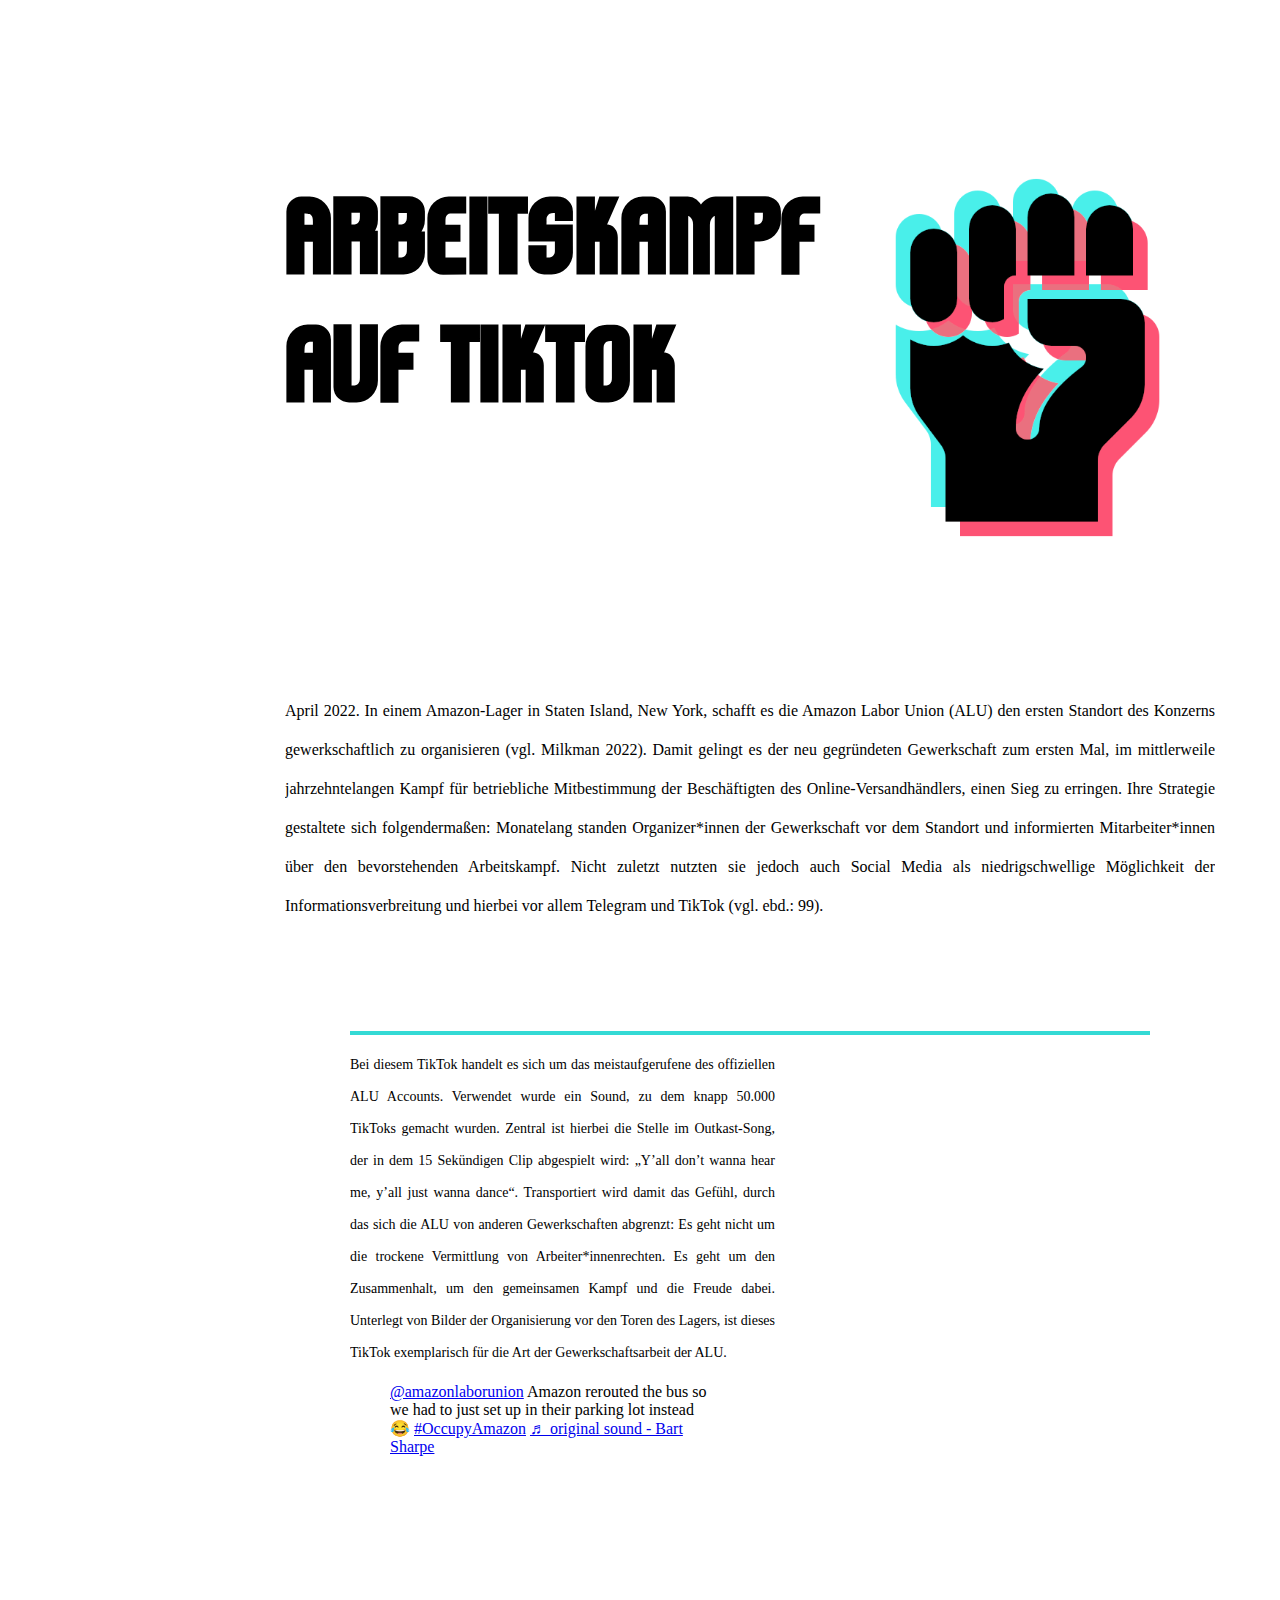
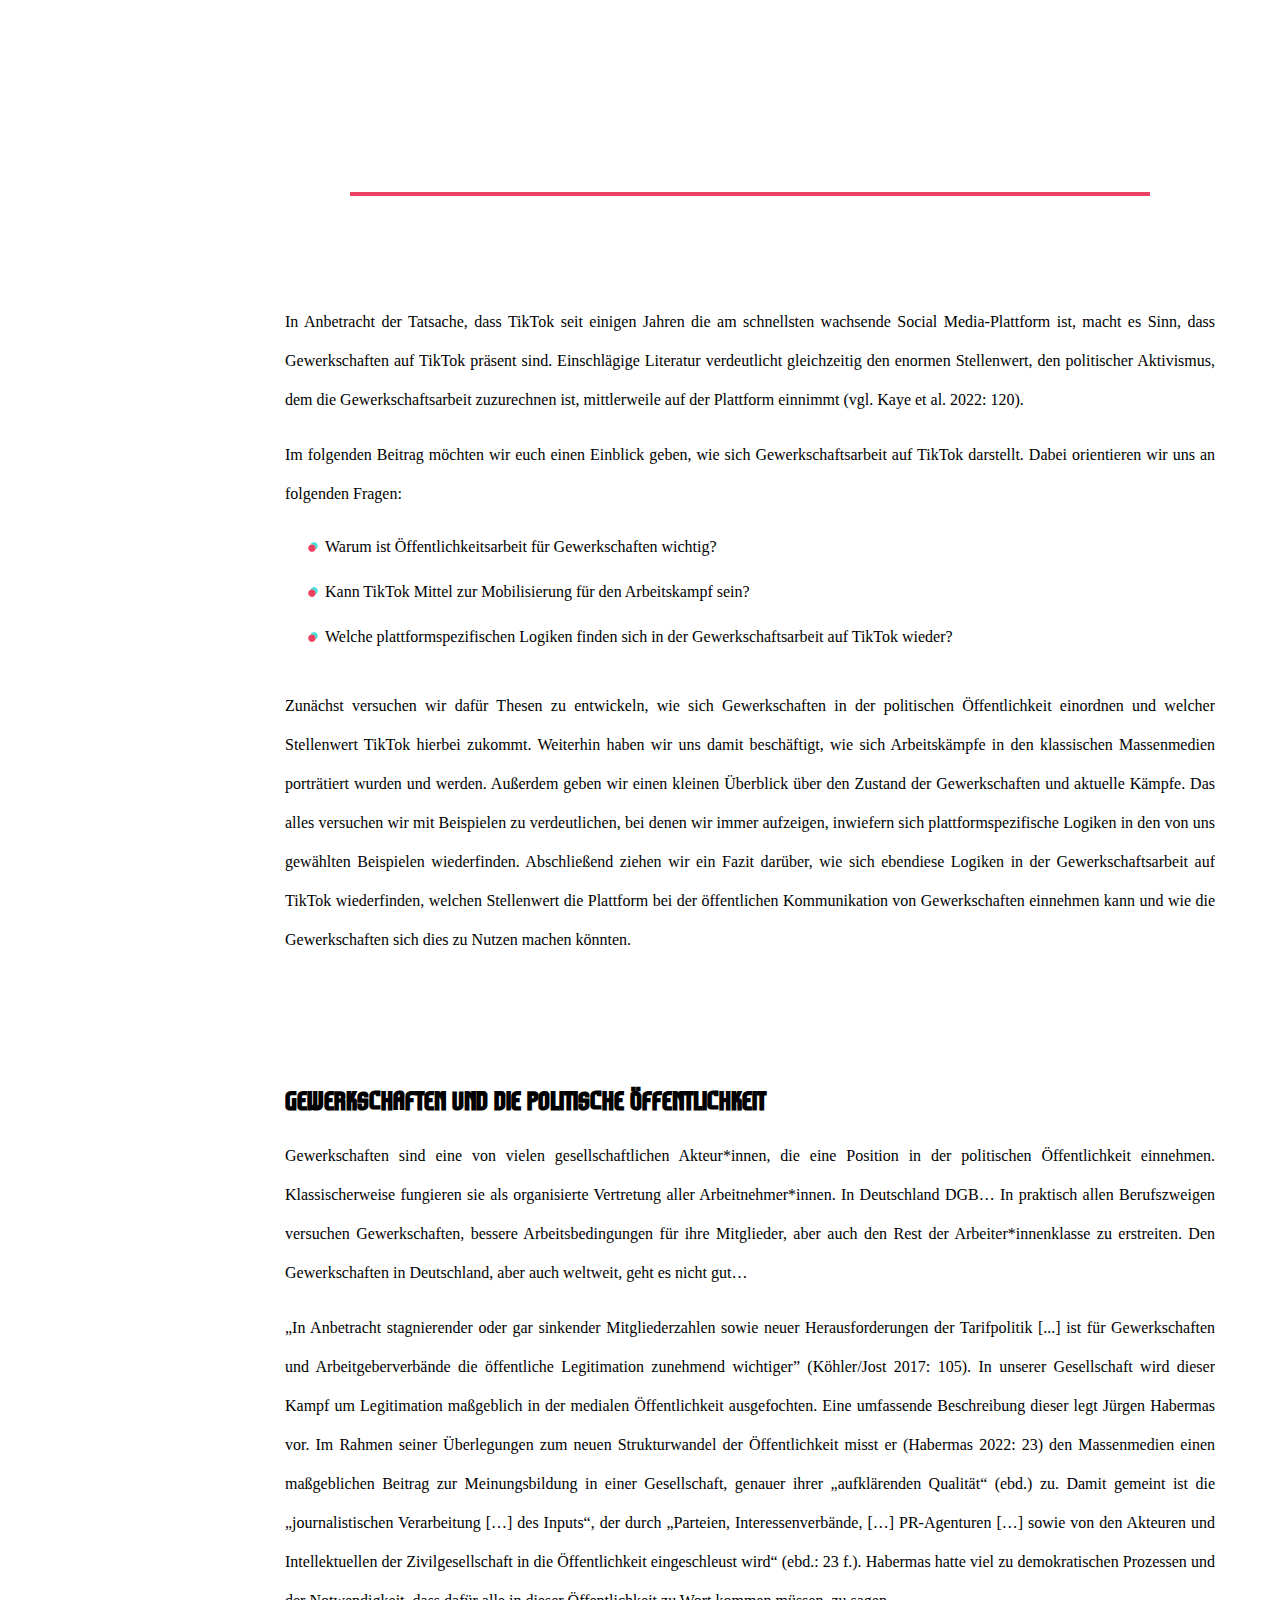
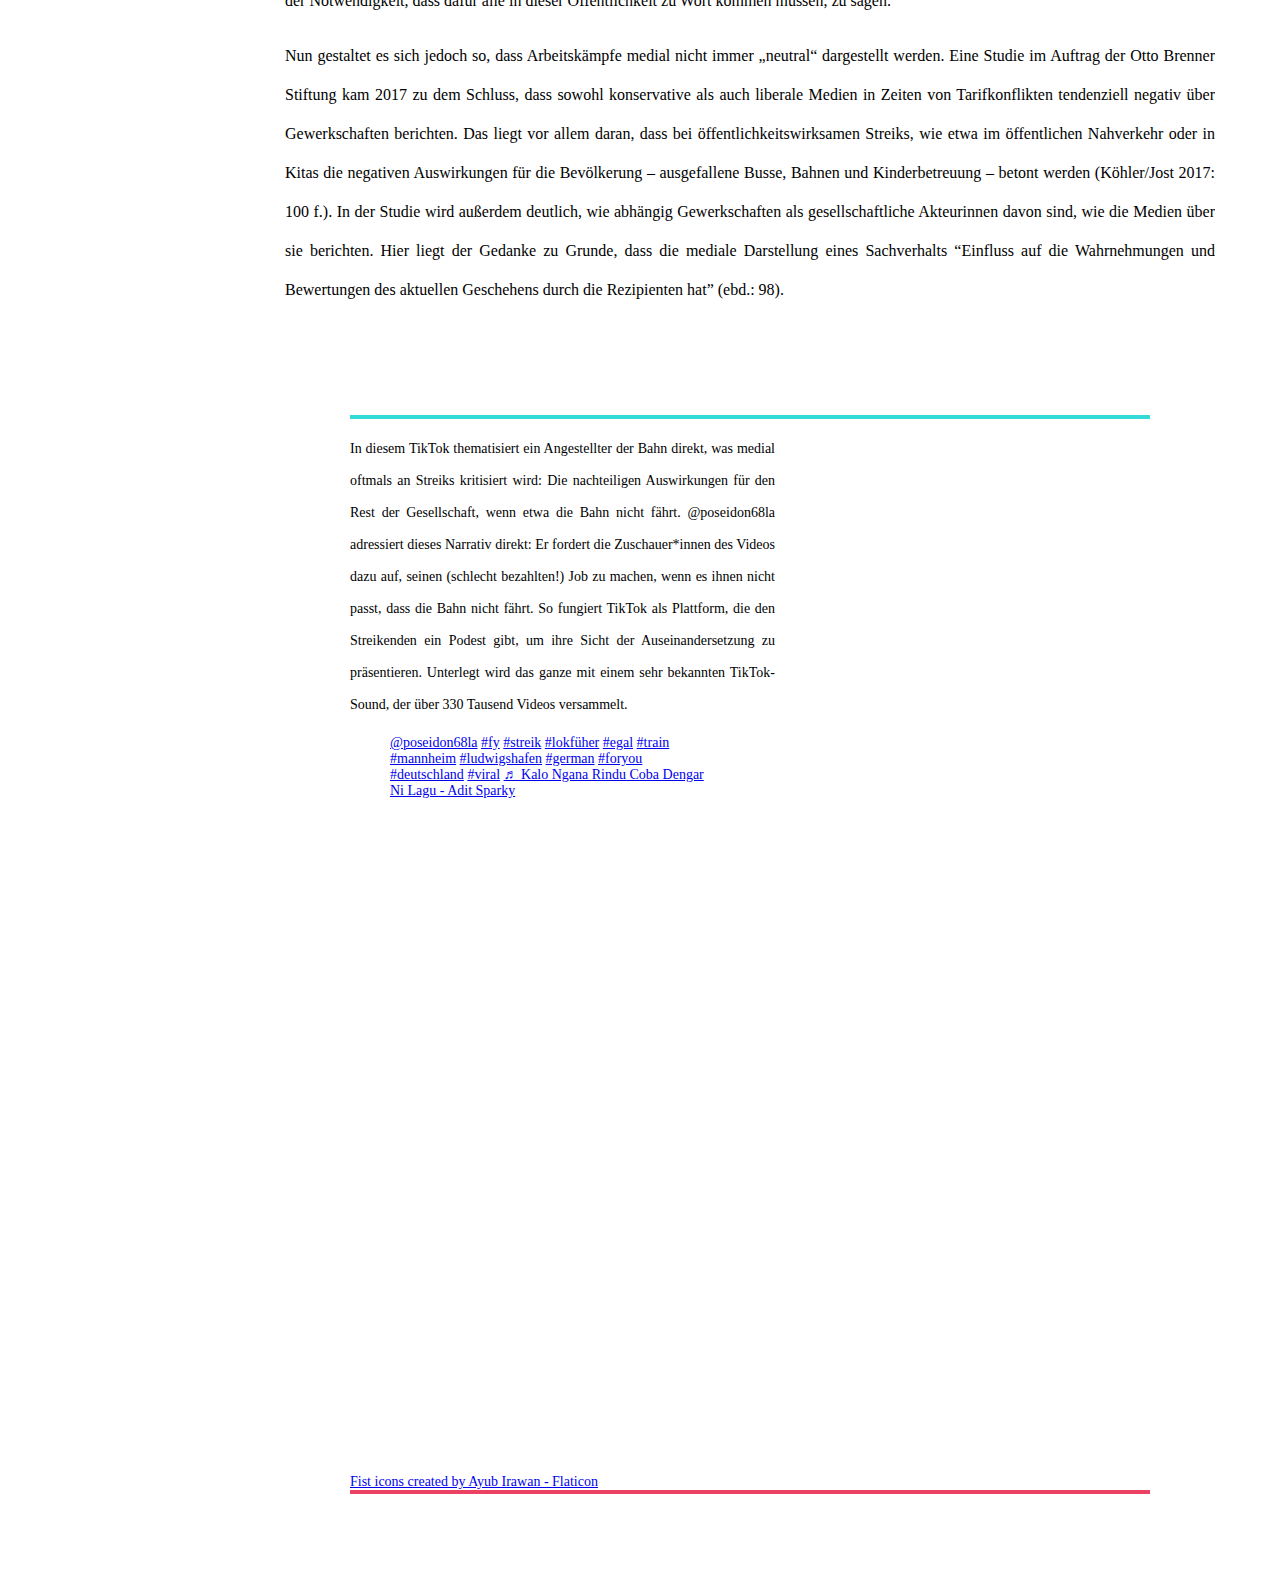
<file: main.html>
<!DOCTYPE html>

<html>
	<head>
		<link rel="stylesheet" href="style.css">
	</head>
	<body>
		<div class="wrapper">
			<div class="header">
			<h1>Arbeitskampf auf TikTok</h1></div>
			<div class="block">
				<p>
				April 2022. In einem Amazon-Lager in Staten Island, New York, schafft es die Amazon Labor Union (ALU) den ersten Standort des Konzerns gewerkschaftlich zu organisieren (vgl. Milkman 2022). Damit gelingt es der neu gegründeten Gewerkschaft zum ersten Mal, im mittlerweile jahrzehntelangen Kampf für betriebliche Mitbestimmung der Beschäftigten des Online-Versandhändlers, einen Sieg zu erringen.

Ihre Strategie gestaltete sich folgendermaßen: Monatelang standen Organizer*innen der Gewerkschaft vor dem Standort und informierten Mitarbeiter*innen über den bevorstehenden Arbeitskampf. Nicht zuletzt nutzten sie jedoch auch Social Media als niedrigschwellige Möglichkeit der Informationsverbreitung und hierbei vor allem Telegram und TikTok (vgl. ebd.: 99).
				</p>
			</div>
			<div class="block tokright">
				<div class="txtcontleft">
				<p>
				
					Bei diesem TikTok handelt es sich um das meistaufgerufene des offiziellen ALU Accounts. Verwendet wurde ein Sound, zu dem knapp 50.000 TikToks gemacht wurden.
					Zentral ist hierbei die Stelle im Outkast-Song, der in dem 15 Sekündigen Clip abgespielt wird: „Y’all don’t wanna hear me, y’all just wanna dance“. Transportiert wird damit das Gefühl, durch das sich die ALU von anderen Gewerkschaften abgrenzt: Es geht nicht um die trockene Vermittlung von Arbeiter*innenrechten. Es geht um den Zusammenhalt, um den gemeinsamen Kampf und die Freude dabei. Unterlegt von Bilder der Organisierung vor den Toren des Lagers, ist dieses TikTok exemplarisch für die Art der Gewerkschaftsarbeit der ALU.
				</p>
				</div>
				<blockquote class="tiktok-embed" cite="https://www.tiktok.com/@amazonlaborunion/video/7041726554287738117" data-video-id="7041726554287738117"> <section> <a target="_blank" title="@amazonlaborunion" href="https://www.tiktok.com/@amazonlaborunion?refer=embed">@amazonlaborunion</a> Amazon rerouted the bus so we had to just set up in their parking lot instead 😂 <a title="occupyamazon" target="_blank" href="https://www.tiktok.com/tag/occupyamazon?refer=embed">#OccupyAmazon</a> <a target="_blank" title="♬ original sound - Bart Sharpe" href="https://www.tiktok.com/music/original-sound-7014242012857977605?refer=embed">♬ original sound - Bart Sharpe</a> </section> </blockquote> <script async src="https://www.tiktok.com/embed.js"></script>
			</div>
			<div class="block">
				<p>In Anbetracht der Tatsache, dass TikTok seit einigen Jahren die am schnellsten wachsende Social Media-Plattform ist, macht es Sinn, dass Gewerkschaften auf TikTok präsent sind. Einschlägige Literatur verdeutlicht gleichzeitig den enormen Stellenwert, den politischer Aktivismus, dem die Gewerkschaftsarbeit zuzurechnen ist, mittlerweile auf der Plattform einnimmt (vgl. Kaye et al. 2022: 120). </p>
				<p>Im folgenden Beitrag möchten wir euch einen Einblick geben, wie sich Gewerkschaftsarbeit auf TikTok darstellt. Dabei orientieren wir uns an folgenden Fragen: </p>
				<ul>
					<li>Warum ist Öffentlichkeitsarbeit für Gewerkschaften wichtig?</li>
					<li>Kann TikTok Mittel zur Mobilisierung für den Arbeitskampf sein?</li>
					<li>Welche plattformspezifischen Logiken finden sich in der Gewerkschaftsarbeit auf TikTok wieder? </li>
				</ul>
				<p>Zunächst versuchen wir dafür Thesen zu entwickeln, wie sich Gewerkschaften in der politischen Öffentlichkeit einordnen und welcher Stellenwert TikTok hierbei zukommt. Weiterhin haben wir uns damit beschäftigt, wie sich Arbeitskämpfe in den klassischen Massenmedien porträtiert wurden und werden. Außerdem geben wir einen kleinen Überblick über den Zustand der Gewerkschaften und aktuelle Kämpfe. Das alles versuchen wir mit Beispielen zu verdeutlichen, bei denen wir immer aufzeigen, inwiefern sich plattformspezifische Logiken in den von uns gewählten Beispielen wiederfinden. Abschließend ziehen wir ein Fazit darüber, wie sich ebendiese Logiken in der Gewerkschaftsarbeit auf TikTok wiederfinden, welchen Stellenwert die Plattform bei der öffentlichen Kommunikation von Gewerkschaften einnehmen kann und wie die Gewerkschaften sich dies zu Nutzen machen könnten.</p>
			</div>
			<div class="block">
				<h2>Gewerkschaften und die politische Öffentlichkeit</h2>
				<p>Gewerkschaften sind eine von vielen gesellschaftlichen Akteur*innen, die eine Position in der politischen Öffentlichkeit einnehmen. Klassischerweise fungieren sie als organisierte Vertretung aller Arbeitnehmer*innen. In Deutschland DGB… In praktisch allen Berufszweigen versuchen Gewerkschaften, bessere Arbeitsbedingungen für ihre Mitglieder, aber auch den Rest der Arbeiter*innenklasse zu erstreiten.
					Den Gewerkschaften in Deutschland, aber auch weltweit, geht es nicht gut…</p>
				<p>„In Anbetracht stagnierender oder gar sinkender Mitgliederzahlen sowie neuer Herausforderungen der Tarifpolitik [...] ist für Gewerkschaften und Arbeitgeberverbände die öffentliche Legitimation zunehmend wichtiger” (Köhler/Jost 2017: 105). In unserer Gesellschaft wird dieser Kampf um Legitimation maßgeblich in der medialen Öffentlichkeit ausgefochten. Eine umfassende Beschreibung dieser legt Jürgen Habermas vor.
Im Rahmen seiner Überlegungen zum neuen Strukturwandel der Öffentlichkeit misst er (Habermas 2022: 23) den Massenmedien einen maßgeblichen Beitrag zur Meinungsbildung in einer Gesellschaft, genauer ihrer „aufklärenden Qualität“ (ebd.) zu. Damit gemeint ist die „journalistischen Verarbeitung […] des Inputs“, der durch „Parteien, Interessenverbände, […] PR-Agenturen […] sowie von den Akteuren und Intellektuellen der Zivilgesellschaft in die Öffentlichkeit eingeschleust wird“ (ebd.: 23 f.). Habermas hatte viel zu demokratischen Prozessen und der Notwendigkeit, dass dafür alle in dieser Öffentlichkeit zu Wort kommen müssen, zu sagen.</p>
<p>Nun gestaltet es sich jedoch so, dass Arbeitskämpfe medial nicht immer „neutral“ dargestellt werden. Eine Studie im Auftrag der Otto Brenner Stiftung kam 2017 zu dem Schluss, dass sowohl konservative als auch liberale Medien in Zeiten von Tarifkonflikten tendenziell negativ über Gewerkschaften berichten. Das liegt vor allem daran, dass bei öffentlichkeitswirksamen Streiks, wie etwa im öffentlichen Nahverkehr oder in Kitas die negativen Auswirkungen für die Bevölkerung – ausgefallene Busse, Bahnen und Kinderbetreuung – betont werden (Köhler/Jost 2017: 100 f.). In der Studie wird außerdem deutlich, wie abhängig Gewerkschaften als gesellschaftliche Akteurinnen davon sind, wie die Medien über sie berichten. Hier liegt der Gedanke zu Grunde, dass die mediale Darstellung eines Sachverhalts “Einfluss auf die Wahrnehmungen und Bewertungen des aktuellen Geschehens durch die Rezipienten hat” (ebd.: 98).</p>
			</div>
			<div class="block tokright">
				<div class="txtcontleft">
					<p>In diesem TikTok thematisiert ein Angestellter der Bahn direkt, was medial oftmals an Streiks kritisiert wird: Die nachteiligen Auswirkungen für den Rest der Gesellschaft, wenn etwa die Bahn nicht fährt. 
@poseidon68la adressiert dieses Narrativ direkt: Er fordert die Zuschauer*innen des Videos dazu auf, seinen (schlecht bezahlten!) Job zu machen, wenn es ihnen nicht passt, dass die Bahn nicht fährt.
So fungiert TikTok als Plattform, die den Streikenden ein Podest gibt, um ihre Sicht der Auseinandersetzung zu präsentieren. Unterlegt wird das ganze mit einem sehr bekannten TikTok-Sound, der über 330 Tausend Videos versammelt.</p>
				<div>
							<blockquote class="tiktok-embed" cite="https://www.tiktok.com/@poseidon68la/video/6995095366173560070" data-video-id="6995095366173560070" > <section> <a target="_blank" title="@poseidon68la" href="https://www.tiktok.com/@poseidon68la?refer=embed">@poseidon68la</a> <a title="fy" target="_blank" href="https://www.tiktok.com/tag/fy?refer=embed">#fy</a> <a title="streik" target="_blank" href="https://www.tiktok.com/tag/streik?refer=embed">#streik</a> <a title="lokfüher" target="_blank" href="https://www.tiktok.com/tag/lokf%C3%BCher?refer=embed">#lokfüher</a> <a title="egal" target="_blank" href="https://www.tiktok.com/tag/egal?refer=embed">#egal</a> <a title="train" target="_blank" href="https://www.tiktok.com/tag/train?refer=embed">#train</a> <a title="mannheim" target="_blank" href="https://www.tiktok.com/tag/mannheim?refer=embed">#mannheim</a>  <a title="ludwigshafen" target="_blank" href="https://www.tiktok.com/tag/ludwigshafen?refer=embed">#ludwigshafen</a> <a title="german" target="_blank" href="https://www.tiktok.com/tag/german?refer=embed">#german</a> <a title="foryou" target="_blank" href="https://www.tiktok.com/tag/foryou?refer=embed">#foryou</a> <a title="deutschland" target="_blank" href="https://www.tiktok.com/tag/deutschland?refer=embed">#deutschland</a> <a title="viral" target="_blank" href="https://www.tiktok.com/tag/viral?refer=embed">#viral</a> <a target="_blank" title="♬ Kalo Ngana Rindu Coba Dengar Ni Lagu - Adit Sparky" href="https://www.tiktok.com/music/Kalo-Ngana-Rindu-Coba-Dengar-Ni-Lagu-6980402267534919681?refer=embed">♬ Kalo Ngana Rindu Coba Dengar Ni Lagu - Adit Sparky</a> </section> </blockquote> <script async src="https://www.tiktok.com/embed.js"></script>
			</div>
<a href="https://www.flaticon.com/free-icons/fist" title="fist icons">Fist icons created by Ayub Irawan - Flaticon</a>			
		</div>
	</body>
</html>
</file>
<file: style.css>
@font-face {
    font-family: 'komikazoomregular';
    src: url('fonts/kamikzom-webfont.woff2') format('woff2'),
         url('fonts/kamikzom-webfont.woff') format('woff');
    font-weight: normal;
    font-style: normal;

}
html {
	scroll-behavior: smooth;
}
body {
	font-family: century gothic;
}
p {
	line-height: 39px;
	text-align: justify;
}
h1, h2, h3 {
	font-family: komikazoomregular;
	
}
h1 {
	font-size: 97px;
}
ul {
	margin-top: 25px;
	margin-bottom: 40px;
	list-style-image: url('images/bullet.png');
}
li {
	margin-bottom: 27px;
}
.wrapper {
	max-width: 930px;
	min-width: 440px;
	margin: auto;
	padding-left:220px;
	/*margin-left: 300px;
	margin-right: 300px;*/
}
.header {
	background-image: url("images/raise-hand.png");
	background-repeat: no-repeat;
	background-position: right;
	height: 375px;
	background-size: 375px;
	margin-top: 170px;
	margin-bottom: 130px;
}
.header h1 {
	width: 450px;
	margin-bottom: 0px;
}
.header p {
	font-style: italic;
	margin-top: 0px;
	color: #777;
}
.navigation {
	position: fixed;
	top: 50%;
	margin-top: -220px;
	border-left: 4px solid #eb4162;
}
.navigation ul {
	list-style: none;
	font-size: 14px;
	padding-left: 8px;
	border-left: 4px solid #34dad5;
	/*border-bottom: 4px solid #eb4162;
	background-color: #eb4162;*/
	max-width: 190px;
	margin-top: -3px;
	margin-bottom: 3px;
	
}
.navigation ul li:last-of-type {
	margin-bottom: 0;
}
.navigation a {
	text-decoration: none;
	font-weight: bold;
	color:#ababab;	
}
.navigation a:hover {
	color: #000;
}
.block {
	margin-bottom: 90px;
	margin-top: 35px;
	overflow: hidden;
	/*border-bottom: 1px solid black;
	padding: 333px;*/
}
.tokleft, .tokright {
	margin-left: 65px;
	margin-right: 65px;
	border-top: 4px solid #34dad5;
	border-bottom: 4px solid #eb4162;
}
.tiktok-embed {
	min-height: 725px;
	max-width: 325px;
}
.txtcontleft, .txtcontright {
	max-width: 425px;
	font-size: 14px;
}
.txtcontleft p, .txtcontright p {
	line-height: 32px;
}
.txtcontleft {
	float: left;
	padding-right: 50px;
}
.txtcontright {
	float: right;
	padding-left: 50px;
}
.zitat {
	margin: 50px;
	font-style: italic;
	color: #777;
}
.credits p {
	text-align: left;
	line-height: 28px;
	margin-bottom: 24px;
}
</file>
